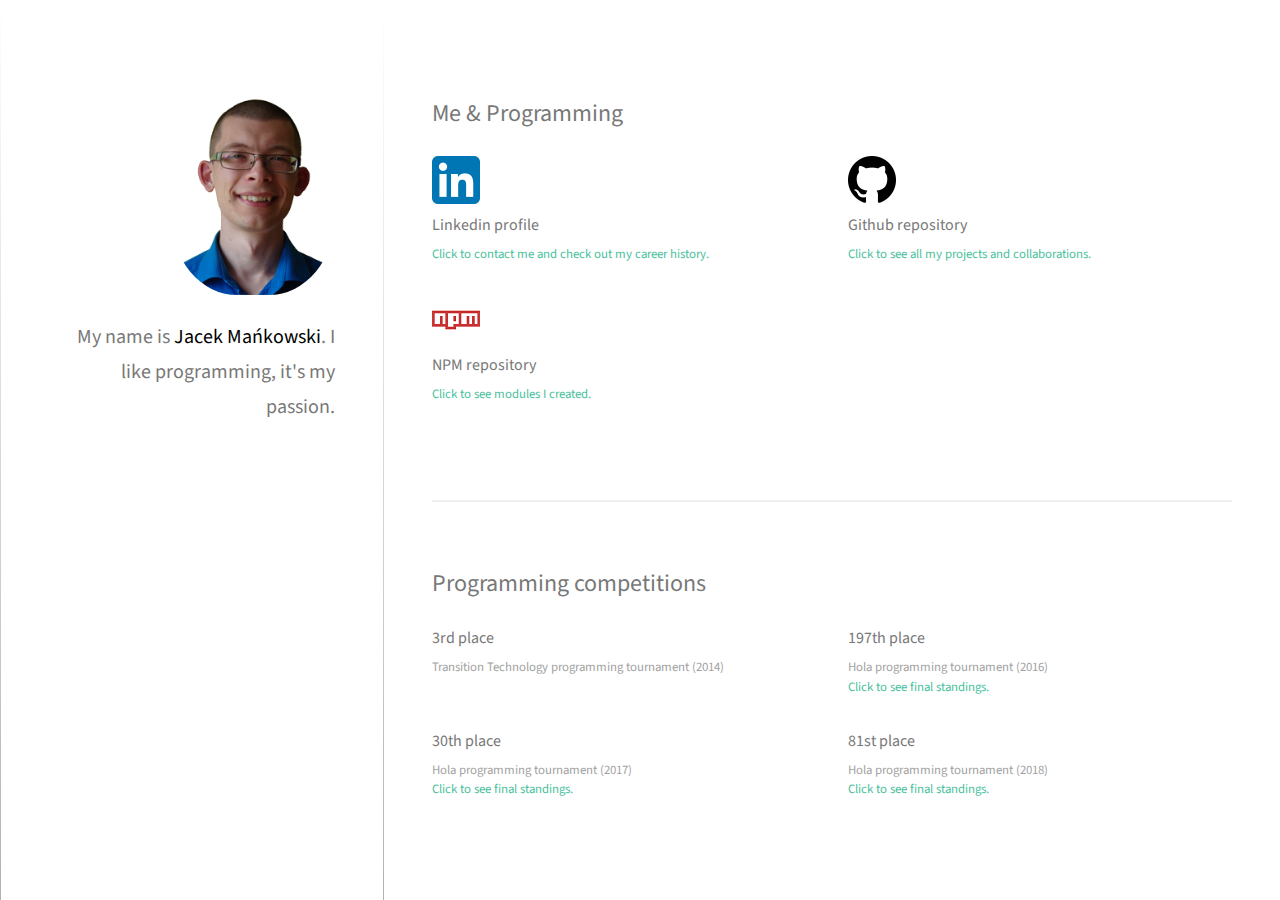
<file: index.html>
<!DOCTYPE HTML>
<html>
	<head>
		<title>Jacek Mańkowski</title>
		<meta charset="utf-8" />
		<meta name="viewport" content="width=device-width, initial-scale=1" />
		<!--[if lte IE 8]><script src="assets/js/ie/html5shiv.js"></script><![endif]-->
		<link rel="stylesheet" href="assets/css/main.css" />
		<!--[if lte IE 8]><link rel="stylesheet" href="assets/css/ie8.css" /><![endif]-->
	</head>
	<body id="top">

		<!-- Header -->
			<header id="header" class="bottom-to-top">
				<div class="image avatar"><img src="images/jacek.png" alt="" /></div>
				<h1>My name is <br /><strong>Jacek Mańkowski</strong>.<br /> I like programming,<br />
				it's my passion.<br />
			</header>

		<!-- Main -->
			<div id="main">

			<!-- One -->
				<!-- <section id="one">
					<header class="major">
						<h2>Jacek Mańkowski</h2>
					</header>
					<p>Programmer that loves JavaScript, code reviews, functional programming and unit tests.
					</p>
				</section> -->
				
			<!-- Two -->
				<section id="two">
					<h2>Me & Programming</h2>
					<div class="row">
						<article class="6u 12u$(xsmall) work-item">
							<img src="images/linkedin.png" alt="" />
							<h3>Linkedin profile</h3>
							<a href="https://pl.linkedin.com/in/jacekmankowski" target="_blank" class="">
								<p>Click to contact me and check out my career history.</p>
							</a>
						</article>
						<article class="6u$ 12u$(xsmall) work-item">
							<img src="images/github.png" alt="" />
							<h3>Github repository</h3>
							<a href="https://github.com/proprogrammer2015" target="_blank" class="">
								<p>Click to see all my projects and collaborations.</p>
							</a>
						</article>
						<article class="6u$ 12u$(xsmall) work-item">
							<img src="images/npm.png" alt="" />
							<h3>NPM repository</h3>
							<a href="https://www.npmjs.com/~twz" target="_blank" class="">
								<p>Click to see modules I created.</p>
							</a>
						</article>
				</section>
			
				<section id="three">
					<h2>Programming competitions</h2>
					<div class="row">
						<article class="6u 12u$(xsmall) work-item">
							<h3>3rd place</h3>
							<p>Transition Technology programming tournament (2014)</p>
						</article>
						<article class="6u 12u$(xsmall) work-item">
							<h3>197th place</h3>
							<p>Hola programming tournament (2016)</p>
							<a href="https://github.com/hola/challenge_word_classifier/blob/master/blog/05-final-standings.md#final-standings" target="_blank" class="">
								<p>Click to see final standings.</p>
							</a>
						</article>
						<article class="6u 12u$(xsmall) work-item">
								<h3>30th place</h3>
								<p>Hola programming tournament (2017)</p>
								<a href="https://github.com/hola/challenge_jsdash/blob/master/blog/06-winners.md#final-standings" target="_blank" class="">
									<p>Click to see final standings.</p>
								</a>
							</article>
						<article class="6u 12u$(xsmall) work-item">
								<h3>81st place</h3>
								<p>Hola programming tournament (2018)</p>
								<a href="https://github.com/hola/challenge_haggling/blob/master/blog/04-final-standings.md" target="_blank" class="">
									<p>Click to see final standings.</p>
								</a>
							</article>
					</div>
				</section>
			</div>
	</body>
</html>
</file>
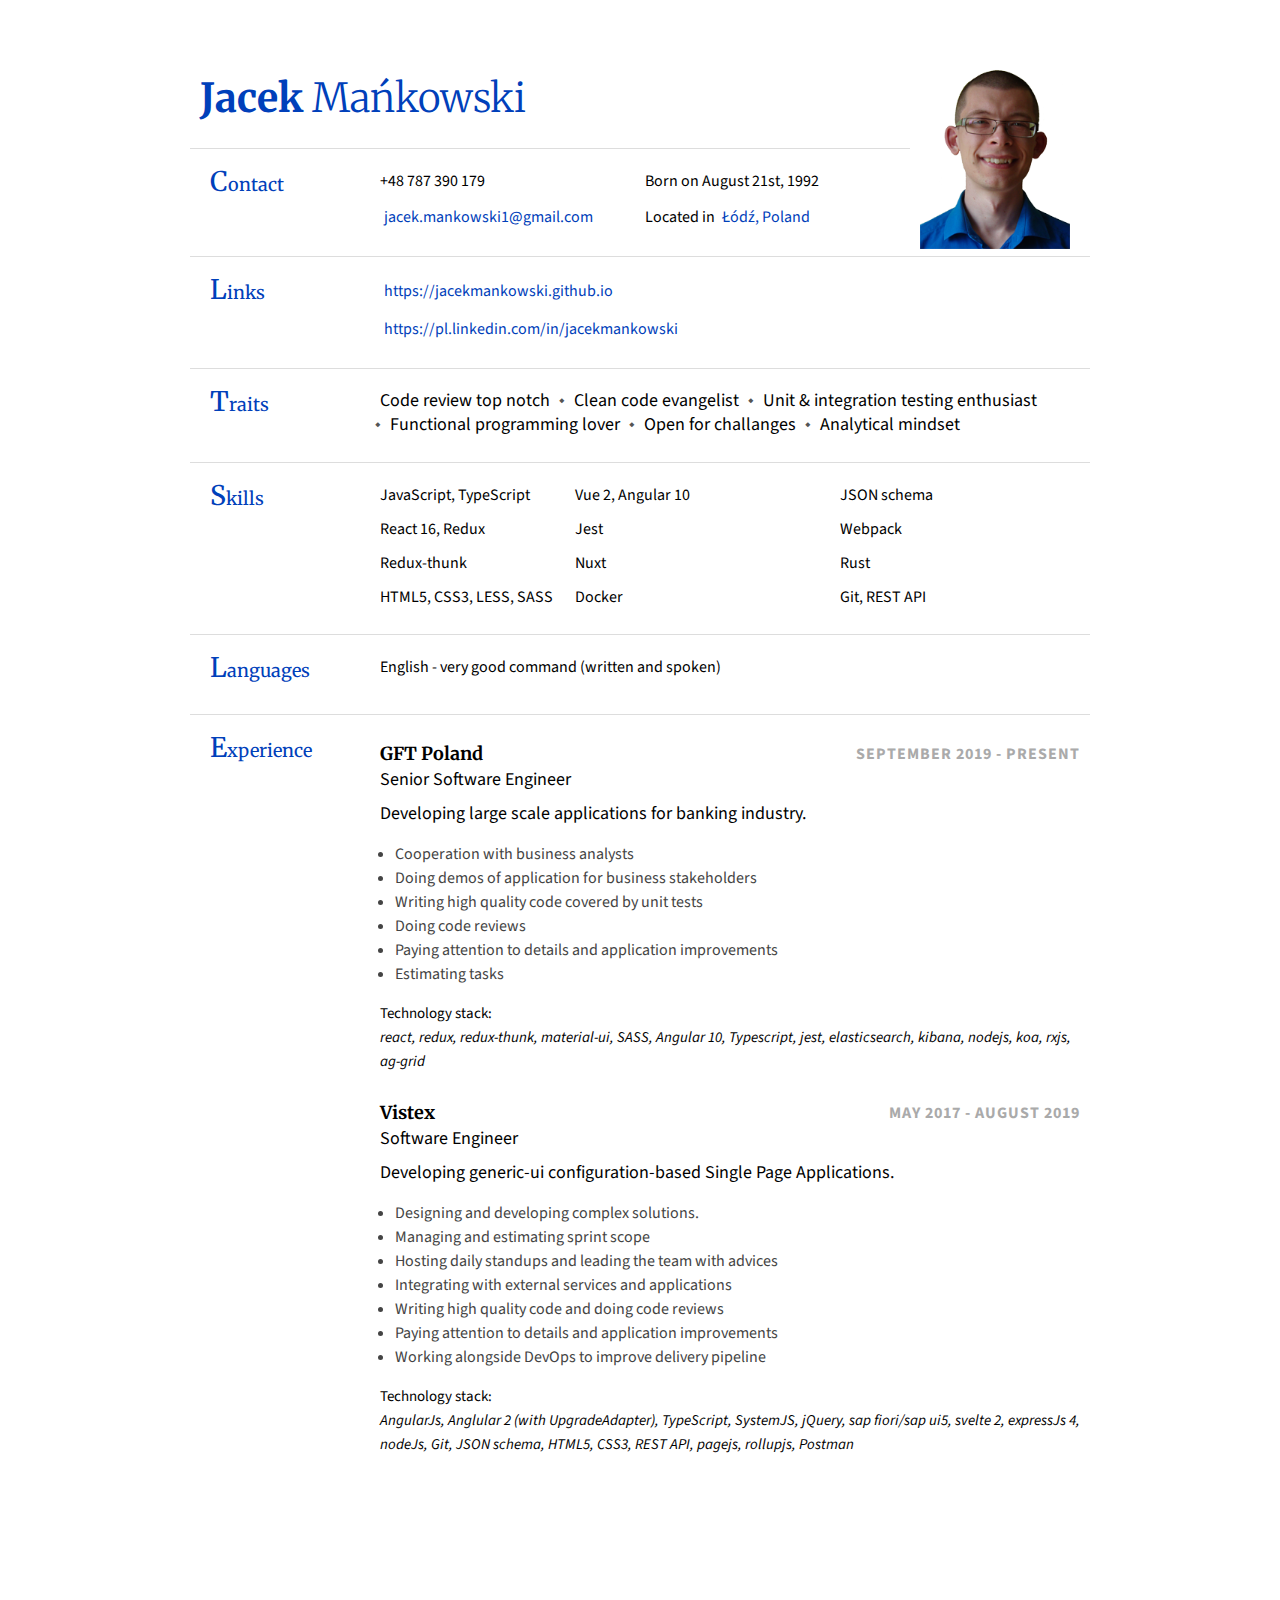
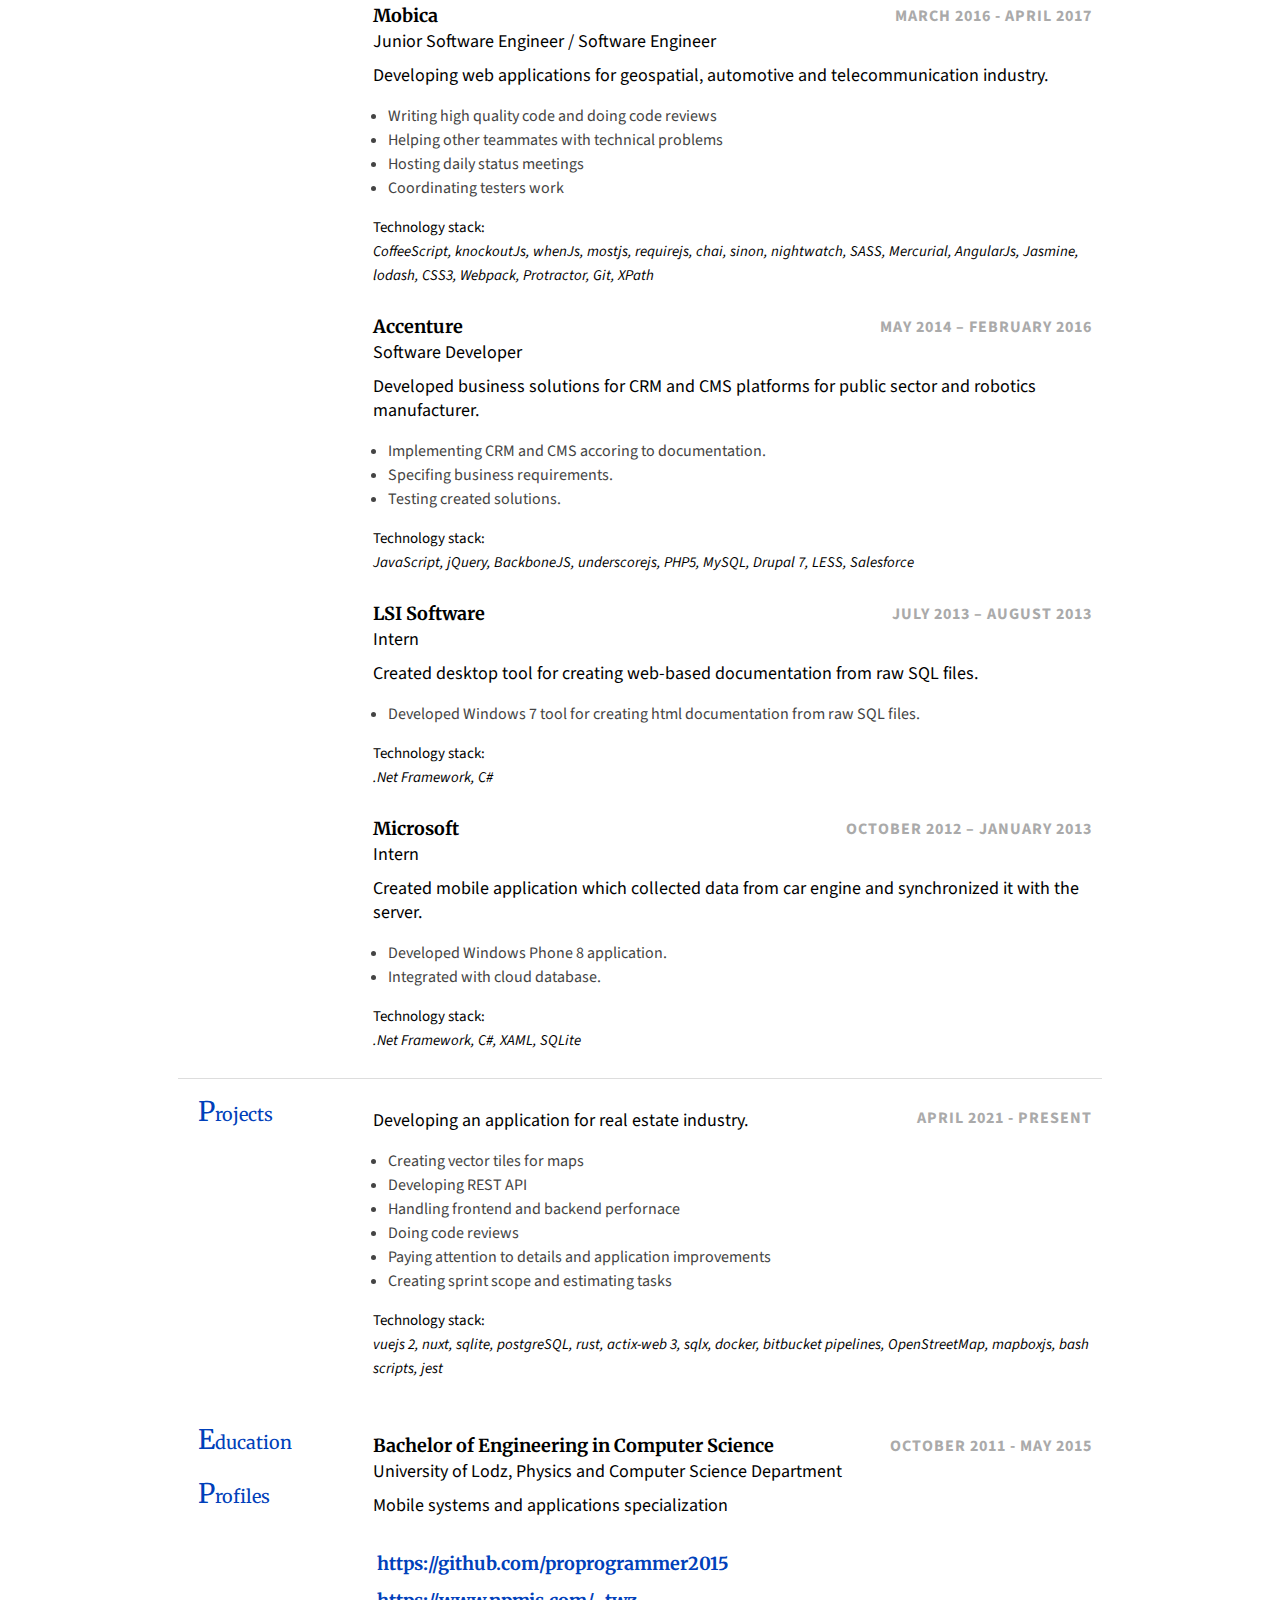
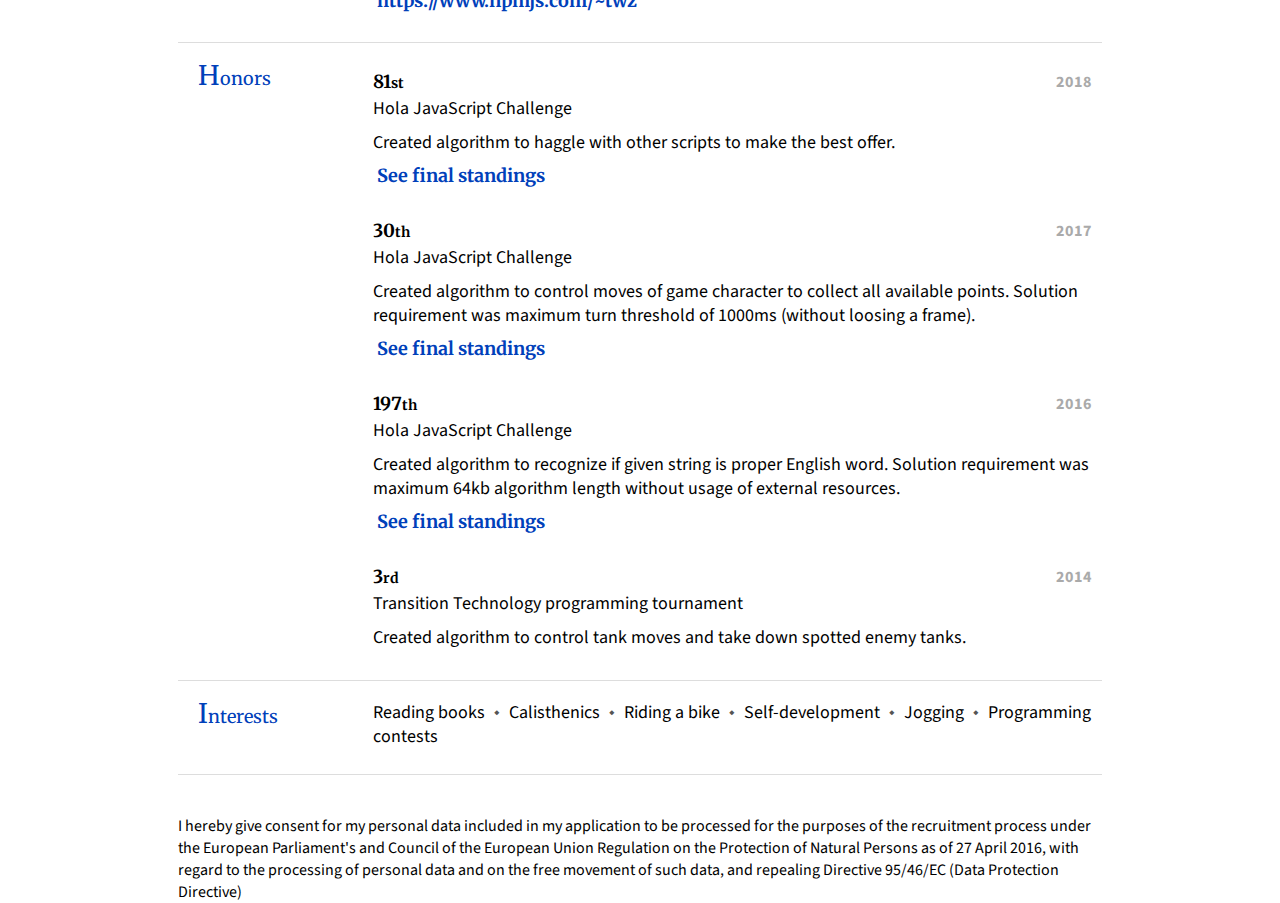
<file: resume.html>
<!doctype html>
<html lang="en">

<head>
    <meta charset="UTF-8">
    <title>Jacek Mańkowski - Resume</title>
    <link rel="stylesheet" href="style.css">
    <link href="https://fonts.googleapis.com/css?family=Merriweather:300,400,700|Source+Sans+Pro:400,400i"
        rel="stylesheet">

<body>
    <div class="page">
        <div class="section row relative">

            <h1 class="col">
                <span style="font-weight:700">Jacek</span> Mańkowski
            </h1>
            <div class="col-right">
                <img class="resume-image" src="images/jacek.png" />
            </div>
        </div>
        <div class="section row">
            <h2 class="col">
                Contact
            </h2>
            <div class="section-text col-right row">
                <ul class="skills" style="width:35%">
                    <li>
                        +48 787 390 179
                    </li>
                    <li>
                        <a title="Click to open email client" href="mailto:jacek.mankowski1@gmail.com">jacek.mankowski1@gmail.com</a>
                    </li>
                </ul>
                <ul class="skills" style="width:25%">
                    <li>
                        Born on August 21st, 1992
                    </li>
                    <li>
                        Located in
                        <a title="Click to open this location in Google Maps"  target="_blank" href="https://www.google.com/maps/place/%C5%81%C3%B3d%C5%BA/">
                            Łódź, Poland
                        </a>
                    </li>
                </ul>
            </div>
        </div>
        <div class="section row">
            <h2 class="col">
                Links
            </h2>
            <div class="section-text col-right row">
                <ul class="skills">
                    <li>
                        <a title="Click to open my Github/npm profiles" href="https://jacekmankowski.github.io" target="_blank">https://jacekmankowski.github.io</a>
                    </li>
                    <li>
                        <a target="_blank" title="Click to open my Linkedin profile" href="https://pl.linkedin.com/in/jacekmankowski">https://pl.linkedin.com/in/jacekmankowski</a>
                    </li>
                </ul>
            </div>
        </div>

        <div class="section row">
            <h2 class="col">Traits</h2>
            <div class="section-text col-right">
                <span class="key">Code review top notch</span>
                <span class="key">Clean code evangelist</span>
                <span class="key">Unit &amp; integration testing enthusiast</span>
                <span class="key">Functional programming lover</span>
                <span class="key">Open for challanges</span>
                <span class="key">Analytical mindset</span>
            </div>
        </div>
        <div class="section row">
            <h2 class="col">Skills</h2>
            <div class="section-text col-right row">
                <ul class="skills" style="width:25%">
                    <li>JavaScript, TypeScript</li>
                    <li>React 16, Redux</li>
                    <li>Redux-thunk</li>
                    <li>HTML5, CSS3, LESS, SASS</li>
                </ul>
                <ul class="skills" style="width:35%">
                    <li>Vue 2, Angular 10</li>
                    <li>Jest</li>
                    <li>Nuxt</li>
                    <li>Docker</li>
                </ul>
                <ul class="skills">
                    <li>JSON schema</li>
                    <li>Webpack</li>
                    <li>Rust</li>
                    <li>Git, REST API</li>
                </ul>
            </div>
        </div>
        <div class="section row">
            <h2 class="col">Languages</h2>
            <div class="section-text col-right row">
                <ul class="skills" style="width:100%">
                    <li>
                        English - very good command (written and spoken)
                    </li>
                </ul>
            </div>
        </div>
       
        <div class="section row">
            <h2 class="col">Experience</h2>
            <div class="section-text col-right">
                <h3>
                    <span class="emph">GFT Poland</span>
                    <span class="col-right light">September 2019 - Present</span>
                </h3>
                <div class="row">Senior Software Engineer</div>
                <div class="row subsection">
                    Developing large scale applications for banking industry.
                </div>
                <ul class="desc">
                    <li>
                        Cooperation with business analysts
                    </li>
                    <li>
                        Doing demos of application for business stakeholders
                    </li>
                    <li>
                        Writing high quality code covered by unit tests
                    </li>
                    <li>
                        Doing code reviews
                    </li>
                    <li>
                        Paying attention to details and application improvements
                    </li>
                    <li>
                        Estimating tasks
                    </li>
                </ul>
                <div class="stack">
                    <span>Technology stack:</span><br>
                    <span class="list">react, redux, redux-thunk, material-ui,
                        SASS, Angular 10, Typescript, jest, elasticsearch, kibana, nodejs, koa, rxjs, ag-grid
                    </span>
                </div>
            </div>

            <div class="section-text col-right">
                <h3>
                    <span class="emph">Vistex</span>
                    <span class="col-right light">May 2017 - August 2019</span>
                </h3>
                <div class="row">Software Engineer</div>
                <div class="row subsection">
                    Developing generic-ui configuration-based Single Page Applications.
                </div>
                <ul class="desc">
                    <li>
                        Designing and developing complex solutions.
                    </li>
                    <li>
                        Managing and estimating sprint scope
                    </li>
                    <li>
                        Hosting daily standups and leading the team with advices
                    </li>
                    <li>
                        Integrating with external services and applications
                    </li>
                    <li>
                        Writing high quality code and doing code reviews
                    </li>
                    <li>
                        Paying attention to details and application improvements
                    </li>
                    <li>
                        Working alongside DevOps to improve delivery pipeline
                    </li>
                </ul>
                <div class="stack">
                    <span>Technology stack:</span><br>
                    <span class="list"> AngularJs, Anglular 2 (with UpgradeAdapter), TypeScript, SystemJS, jQuery, sap fiori/sap ui5,
                        svelte 2,
                        expressJs 4, nodeJs,
                        Git,
                        JSON schema, HTML5, CSS3, REST API, pagejs, rollupjs, Postman
                    </span>
                </div>
            </div>
        </div>
    </div>

    <div class="page subpage">
        <div class="section row">
            <div class="section-text col-right">
                <h3>
                    <span class="emph">Mobica</span>
                    <span class="col-right light">March 2016 - April 2017</span>
                </h3>
                <div class="row">Junior Software Engineer / Software Engineer</div>
                <div class="row subsection">
                    Developing web applications for geospatial, automotive and telecommunication industry.
                </div>
                <ul class="desc">
                    <li>
                        Writing high quality code and doing code reviews
                    </li>
                    <li>
                        Helping other teammates with technical problems
                    </li>
                    <li>
                        Hosting daily status meetings
                    </li>
                    <li>
                        Coordinating testers work
                    </li>
                </ul>
                <div class="stack">
                    <span>Technology stack:</span><br>
                    <span class="list">CoffeeScript, knockoutJs, whenJs, mostjs, requirejs, chai, sinon, nightwatch,
                        SASS, Mercurial,
                        AngularJs, Jasmine, lodash,
                        CSS3, Webpack, Protractor, Git, XPath
                    </span>
                </div>
            </div>

            <div class="section-text col-right">
                <h3>
                    <span class="emph">Accenture</span>
                    <span class="col-right light">May 2014 – February 2016</span>
                </h3>
                <div class="row">Software Developer</div>
                <div class="row subsection">
                    Developed business solutions for CRM and CMS platforms for public sector and robotics manufacturer.
                </div>
                <ul class="desc">
                    <li>
                        Implementing CRM and CMS accoring to documentation.
                    </li>
                    <li>
                        Specifing business requirements.
                    </li>
                    <li>
                        Testing created solutions.
                    </li>
                </ul>
                <div class="stack">
                    <span>Technology stack:</span><br>
                    <span class="list">JavaScript, jQuery, BackboneJS, underscorejs, PHP5, MySQL, Drupal 7, LESS,
                        Salesforce
                    </span>
                </div>
            </div>

            <div class="section-text col-right">
                <h3>
                    <span class="emph">LSI Software</span>
                    <span class="col-right light">July 2013 – August 2013</span>
                </h3>
                <div class="row">Intern</div>
                <div class="row subsection">
                    Created desktop tool for creating web-based documentation from raw SQL files.
                </div>
                <ul class="desc">
                    <li>
                        Developed Windows 7 tool for creating html documentation from raw SQL files.
                    </li>
                </ul>
                <div class="stack">
                    <span>Technology stack:</span><br>
                    <span class="list">.Net Framework, C#
                    </span>
                </div>
            </div>

            <div class="section-text col-right">
                <h3>
                    <span class="emph">Microsoft</span>
                    <span class="col-right light">October 2012 – January 2013</span>
                </h3>
                <div class="row">Intern</div>
                <div class="row subsection">
                    Created mobile application which collected data from car engine and synchronized it with the server.
                </div>
                <ul class="desc">
                    <li>
                        Developed Windows Phone 8 application.
                    </li>
                    <li>
                        Integrated with cloud database.
                    </li>
                </ul>
                <div class="stack">
                    <span>Technology stack:</span><br>
                    <span class="list">.Net Framework, C#, XAML, SQLite
                    </span>
                </div>
            </div>
        </div>
        <div class="section row">
            <h2 class="col">Projects</h2>
            <div class="section-text col-right">
                <h3>
                    <span class="col-right light">April 2021 - Present</span>
                </h3>
                <!-- <div class="row">This project I code after hours</div> -->
                <div class="row subsection">
                    Developing an application for real estate industry.
                </div>
                <ul class="desc">
                    <li>
                        Creating vector tiles for maps
                    </li>
                    <li>
                        Developing REST API
                    </li>
                    <li>
                        Handling frontend and backend perfornace
                    </li>
                    <li>
                        Doing code reviews
                    </li>
                    <li>
                        Paying attention to details and application improvements
                    </li>
                    <li>
                        Creating sprint scope and estimating tasks
                    </li>
                </ul>
                <div class="stack">
                    <span>Technology stack:</span><br>
                    <span class="list">vuejs 2, nuxt, sqlite, postgreSQL, rust, actix-web 3, sqlx, docker, bitbucket pipelines,
                        OpenStreetMap, mapboxjs, bash scripts, jest
                    </span>
                </div>
            </div>
        </div>
        <div class="section row">
            <h2 class="col">Education</h2>
            <div class="section-text col-right">
                <h3>
                    <span class="emph">Bachelor of Engineering</span> in Computer Science
                    <span class="col-right light">October 2011 - May 2015</span>
                </h3>
                <div>University of Lodz, Physics and Computer Science Department</div>
                <div class="row subsection">Mobile systems and applications specialization</div>
            </div>
        </div>
    </div>
    <div class="page subpage">
        <div class="section row">
            <h2 class="col">Profiles</h2>
            <div class="section-text col-right">
                <h3>
                    <a href="https://github.com/proprogrammer2015"
                        target="_blank">https://github.com/proprogrammer2015</a>
                </h3>
                <h3>
                    <a href="https://www.npmjs.com/~twz" target="_blank">https://www.npmjs.com/~twz</a>
                </h3>
            </div>
        </div>

        <div class="section row">
            <h2 class="col">Honors</h2>

            <div class="section-text col-right">
                <h3>
                    <span class="emph">81</span><span class="special">st</span>
                    <span class="col-right light">2018</span>
                </h3>
                <div class="row">Hola JavaScript Challenge</div>
                <div class="row subsection">
                    Created algorithm to haggle with other scripts to make the best offer.
                </div>
                <h3>
                    <a href="https://github.com/hola/challenge_haggling/blob/master/blog/04-final-standings.md#scores"
                        target="_blank">See final standings</a>
                </h3>
            </div>

            <div class="section-text col-right">
                <h3>
                    <span class="emph">30</span><span class="special">th</span>
                    <span class="col-right light">2017</span>
                </h3>
                <div class="row">Hola JavaScript Challenge</div>
                <div class="row subsection">
                    Created algorithm to control moves of game character to collect all available points. Solution
                    requirement was
                    maximum turn threshold
                    of 1000ms (without loosing a frame).
                </div>
                <h3>
                    <a href="https://github.com/hola/challenge_jsdash/blob/master/blog/06-winners.md#final-standings"
                        target="_blank">See final standings</a>
                </h3>
            </div>

            <div class="section-text col-right">
                <h3>
                    <span class="emph">197</span><span class="special">th</span>
                    <span class="col-right light">2016</span>
                </h3>
                <div class="row">Hola JavaScript Challenge</div>
                <div class="row subsection">
                    Created algorithm to recognize if given string is proper English word. Solution requirement was
                    maximum 64kb algorithm length
                    without usage of external resources.
                </div>
                <h3>
                    <a href="https://github.com/hola/challenge_word_classifier/blob/master/blog/05-final-standings.md#final-standings"
                        target="_blank">See final standings</a>
                </h3>
            </div>

            <div class="section-text col-right">
                <h3>
                    <span class="emph">3</span><span class="special">rd</span>
                    <span class="col-right light">2014</span>
                </h3>
                <div class="row">Transition Technology programming tournament</div>
                <div class="row subsection">
                    Created algorithm to control tank moves and take down spotted enemy tanks.
                </div>
            </div>
        </div>
        <div class="section row">
            <h2 class="col">Interests</h2>
            <div class="section-text col-right">
                <span class="key">Reading books</span>
                <span class="key">Calisthenics</span>
                <span class="key">Riding a bike</span>
                <span class="key">Self-development</span>
                <span class="key">Jogging</span>
                <span class="key">Programming contests</span>
            </div>
        </div>
        <div class="margin-top">
            <span>
                    I hereby give consent for my personal data included in my application to be processed for the purposes of the recruitment process under the European Parliament's and Council of the European Union Regulation on the Protection of Natural Persons as of 27 April 2016, with regard to the processing of personal data and on the free movement of such data, and repealing Directive 95/46/EC (Data Protection Directive)
            </span>
        </div>
      
    </div>
</body>

</html>
</file>
<file: style.css>
body { margin: 0;
       padding: 0;
       background-color: #fff font-size: 12px;
       font-family: 'Source Sans Pro', sans-serif;
       -webkit-font-smoothing: subpixel-antialiased;
}
* { box-sizing: border-box;
    -moz-box-sizing: border-box;
}

/*
 Primary Rules
*/
h1 { font-weight: 300;
     margin: 5px 0 0;
     font-size: 40px;
     color:#0040ba;
     padding: 0 10px 10px;
     border-radius:2px;
    font-family: 'Merriweather', serif;
}
h2 { color: #0040ba;
     width: 150px;
     font-size: 18px;
     padding-left: 20px;
     font-weight:400;
     font-family: 'Merriweather', serif;
}
h2:first-letter { font-size: 150%; }
h3 { font-size: 18px;
     font-weight: bold;
     margin-bottom: 0;
     line-height: 28px;
     font-family: 'Merriweather', serif;
}
h2, h3 { margin-top: 5px }
a { color: #0040ba;
    display: inline-block;
    text-decoration: none;
    padding:2px 4px;
    border-radius:2px;
    margin-right:-2px;
}
a:hover {
  background-color:#0040ba;
  color:#fff;
}
.key:first-child { margin-left: 0 }
.key { margin: 0 10px;
       position: relative;
}
.key::before { content: '◆';
               position: absolute;
               left: -15px;
               color: #555;
               font-size: 7pt;
}
.key:first-child::before { content: '' }
.section { border-bottom: 1px solid #ddd;
           padding: 10px 0 15px;
}
.section:last-child { border: none }
.section-text { width: 80%;
                font-size: 18px;
                line-height: 24px;
                margin: 10px 0 10px;
                padding: 0 10px;
}
.subsection { margin: 10px 0 5px }
.desc { font-size: 16px; font-family: 'Source Sans Pro', sans-serif; color:#444;}
.contact-info { font-size: 16px;
                text-align: right;
}
.light { color: #aaa;letter-spacing:1px;
         font-size: 16px;
         line-height:28px;
         font-family: 'Source Sans Pro', sans-serif;
         text-transform:uppercase;
}
ul{
  padding-left:15px;
}

ul.skills{
  float:left;
  /* width:30%; */
  padding-left:0px;
  margin: 0 20px 0 0;
}

ul.skills li{
  list-style: none;
  font-size:16px;
  margin-bottom:10px;
}

ul.skills li:last-child{
  margin:0;
}

/*
 Float Rules
*/
.row:before, .row:after { content: "";
                          display: table;
}
.row:after { clear: both }
.col { float: left }
.col-right { float: right }

/*
Image
*/
img {
    width: 180px;
}
/*
 Page Rules
*/
.page { width: 1000px;
        min-height: 29.7cm;
        margin: 1cm auto;

        background: white;
        padding: 20px 50px;
}
.subpage { padding: 1cm;
           /* border: 1px blue solid; */
           height: 297mm;
}

.relative {
  position: relative;
}

.resume-image {
  position: absolute;
  right: 0px;
  background: white;
  padding: 0px 20px 0px 10px;
}

.margin-top {
  margin-top: 40px;
}

.special {
  font-size: 14px;
}

.stack {
  font-size: 15px;
}

.stack .list {
  font-style: italic;
}

@page { size: A4;
        margin: 0;
}

@media print {
    .page { margin: 0;
            border: initial;
            border-radius: initial;
            width: initial;
            min-height: initial;
            box-shadow: initial;
            background: initial;
            page-break-after: always;
    }
    .page-break{
      page-break-before: always;
      padding-top:30px;
    }

    body { font-size: 12pt;}
    h1{
      font-size: 23pt;
    }

    h2{
      font-size:10pt;
      width: 3cm;
      padding-left: 10px;
    }

    h3 { font-size: 10pt; line-height:11pt}

    .section-text { font-size: 9pt; line-height: 14pt; }

    .light { font-size: 7.5pt; line-height:12pt; color:#ddd; }
    
    .page { width: 21cm }
    ul {margin:5px 0 0}
    .section { padding: 5px 0 8px }
    .section-text { width: 15cm; margin: 5px 0 5px;}
    .subsection { margin: 5px 0 0 }
    .desc { font-size: 9pt }
    
    .contact-info { font-size: 9pt}
    
    ul.skills{margin: 0 10px 0 0;}
    ul.skills li{ font-size: 9pt; margin-bottom:0}
    img {
        width: 120px;
    }
    .relative {
      position: relative;
    }

    
  .resume-image {
    position: absolute;
    right: 0px;
    background: white;
    padding: 0px 20px 0px 10px;
  }

  .margin-top {
    margin-top: 40px;
  }
  
.special {
  font-size: 7pt;
}

.stack {
  margin-top: 10px;
  font-size: 8pt;
}

.stack .list {
  font-style: italic;
}
}
</file>
<file: assets/css/main.css>
@import url("font-awesome.min.css");
@import url("http://fonts.googleapis.com/css?family=Source+Sans+Pro:400,400italic");

/*
	Strata by HTML5 UP
	html5up.net | @n33co
	Free for personal and commercial use under the CCA 3.0 license (html5up.net/license)
*/

/* Reset */

	html, body, div, span, applet, object, iframe, h1, h2, h3, h4, h5, h6, p, blockquote, pre, a, abbr, acronym, address, big, cite, code, del, dfn, em, img, ins, kbd, q, s, samp, small, strike, strong, sub, sup, tt, var, b, u, i, center, dl, dt, dd, ol, ul, li, fieldset, form, label, legend, table, caption, tbody, tfoot, thead, tr, th, td, article, aside, canvas, details, embed, figure, figcaption, footer, header, hgroup, menu, nav, output, ruby, section, summary, time, mark, audio, video {
		margin: 0;
		padding: 0;
		border: 0;
		font-size: 100%;
		font: inherit;
		vertical-align: baseline;
	}

	article, aside, details, figcaption, figure, footer, header, hgroup, menu, nav, section {
		display: block;
	}

	body {
		line-height: 1;
	}

	ol, ul {
		list-style: none;
	}

	blockquote, q {
		quotes: none;
	}

	blockquote:before, blockquote:after, q:before, q:after {
		content: '';
		content: none;
	}

	table {
		border-collapse: collapse;
		border-spacing: 0;
	}

	body {
		-webkit-text-size-adjust: none;
	}
	
	a {
		text-decoration: none !important;
		outline: 0;
	}

/* Box Model */

	*, *:before, *:after {
		-moz-box-sizing: border-box;
		-webkit-box-sizing: border-box;
		box-sizing: border-box;
	}

/* Containers */

	.container {
		margin-left: auto;
		margin-right: auto;
	}

	.container.\31 25\25 {
		width: 100%;
		max-width: 1200px;
		min-width: 960px;
	}

	.container.\37 5\25 {
		width: 720px;
	}

	.container.\35 0\25 {
		width: 480px;
	}

	.container.\32 5\25 {
		width: 240px;
	}

	.container {
		width: 960px;
	}

	@media screen and (max-width: 1800px) {

		.container.\31 25\25 {
			width: 100%;
			max-width: 1200px;
			min-width: 960px;
		}

		.container.\37 5\25 {
			width: 720px;
		}

		.container.\35 0\25 {
			width: 480px;
		}

		.container.\32 5\25 {
			width: 240px;
		}

		.container {
			width: 960px;
		}

	}

	@media screen and (max-width: 1280px) {

		.container.\31 25\25 {
			width: 100%;
			max-width: 1200px;
			min-width: 960px;
		}

		.container.\37 5\25 {
			width: 720px;
		}

		.container.\35 0\25 {
			width: 480px;
		}

		.container.\32 5\25 {
			width: 240px;
		}

		.container {
			width: 960px;
		}

	}

	@media screen and (max-width: 980px) {

		.container.\31 25\25 {
			width: 100%;
			max-width: 1200px;
			min-width: 960px;
		}

		.container.\37 5\25 {
			width: 720px;
		}

		.container.\35 0\25 {
			width: 480px;
		}

		.container.\32 5\25 {
			width: 240px;
		}

		.container {
			width: 960px;
		}

	}

	@media screen and (max-width: 736px) {

		.container.\31 25\25 {
			width: 100%;
			max-width: 1200px;
			min-width: 960px;
		}

		.container.\37 5\25 {
			width: 720px;
		}

		.container.\35 0\25 {
			width: 480px;
		}

		.container.\32 5\25 {
			width: 240px;
		}

		.container {
			width: 960px;
		}

	}

	@media screen and (max-width: 480px) {

		.container.\31 25\25 {
			width: 100%;
			max-width: 1200px;
			min-width: 960px;
		}

		.container.\37 5\25 {
			width: 720px;
		}

		.container.\35 0\25 {
			width: 480px;
		}

		.container.\32 5\25 {
			width: 240px;
		}

		.container {
			width: 960px;
		}

	}

/* Grid */

	.row {
		border-bottom: solid 1px transparent;
		-moz-box-sizing: border-box;
		-webkit-box-sizing: border-box;
		box-sizing: border-box;
	}

	.row > * {
		float: left;
		-moz-box-sizing: border-box;
		-webkit-box-sizing: border-box;
		box-sizing: border-box;
	}

	.row:after, .row:before {
		content: '';
		display: block;
		clear: both;
		height: 0;
	}

	.row.uniform > * > :first-child {
		margin-top: 0;
	}

	.row.uniform > * > :last-child {
		margin-bottom: 0;
	}

	.row.\30 \25 > * {
		padding: 0 0 0 0em;
	}

	.row.\30 \25 {
		margin: 0 0 -1px 0em;
	}

	.row.uniform.\30 \25 > * {
		padding: 0em 0 0 0em;
	}

	.row.uniform.\30 \25 {
		margin: 0em 0 -1px 0em;
	}

	.row > * {
		padding: 0 0 0 2.5em;
	}

	.row {
		margin: 0 0 -1px -2.5em;
	}

	.row.uniform > * {
		padding: 2.5em 0 0 2.5em;
	}

	.row.uniform {
		margin: -2.5em 0 -1px -2.5em;
	}

	.row.\32 00\25 > * {
		padding: 0 0 0 5em;
	}

	.row.\32 00\25 {
		margin: 0 0 -1px -5em;
	}

	.row.uniform.\32 00\25 > * {
		padding: 5em 0 0 5em;
	}

	.row.uniform.\32 00\25 {
		margin: -5em 0 -1px -5em;
	}

	.row.\31 50\25 > * {
		padding: 0 0 0 3.75em;
	}

	.row.\31 50\25 {
		margin: 0 0 -1px -3.75em;
	}

	.row.uniform.\31 50\25 > * {
		padding: 3.75em 0 0 3.75em;
	}

	.row.uniform.\31 50\25 {
		margin: -3.75em 0 -1px -3.75em;
	}

	.row.\35 0\25 > * {
		padding: 0 0 0 1.25em;
	}

	.row.\35 0\25 {
		margin: 0 0 -1px -1.25em;
	}

	.row.uniform.\35 0\25 > * {
		padding: 1.25em 0 0 1.25em;
	}

	.row.uniform.\35 0\25 {
		margin: -1.25em 0 -1px -1.25em;
	}

	.row.\32 5\25 > * {
		padding: 0 0 0 0.625em;
	}

	.row.\32 5\25 {
		margin: 0 0 -1px -0.625em;
	}

	.row.uniform.\32 5\25 > * {
		padding: 0.625em 0 0 0.625em;
	}

	.row.uniform.\32 5\25 {
		margin: -0.625em 0 -1px -0.625em;
	}

	.\31 2u, .\31 2u\24 {
		width: 100%;
		clear: none;
		margin-left: 0;
	}

	.\31 1u, .\31 1u\24 {
		width: 91.6666666667%;
		clear: none;
		margin-left: 0;
	}

	.\31 0u, .\31 0u\24 {
		width: 83.3333333333%;
		clear: none;
		margin-left: 0;
	}

	.\39 u, .\39 u\24 {
		width: 75%;
		clear: none;
		margin-left: 0;
	}

	.\38 u, .\38 u\24 {
		width: 66.6666666667%;
		clear: none;
		margin-left: 0;
	}

	.\37 u, .\37 u\24 {
		width: 58.3333333333%;
		clear: none;
		margin-left: 0;
	}

	.\36 u, .\36 u\24 {
		width: 50%;
		clear: none;
		margin-left: 0;
	}

	.\35 u, .\35 u\24 {
		width: 41.6666666667%;
		clear: none;
		margin-left: 0;
	}

	.\34 u, .\34 u\24 {
		width: 33.3333333333%;
		clear: none;
		margin-left: 0;
	}

	.\33 u, .\33 u\24 {
		width: 25%;
		clear: none;
		margin-left: 0;
	}

	.\32 u, .\32 u\24 {
		width: 16.6666666667%;
		clear: none;
		margin-left: 0;
	}

	.\31 u, .\31 u\24 {
		width: 8.3333333333%;
		clear: none;
		margin-left: 0;
	}

	.\31 2u\24 + *,
	.\31 1u\24 + *,
	.\31 0u\24 + *,
	.\39 u\24 + *,
	.\38 u\24 + *,
	.\37 u\24 + *,
	.\36 u\24 + *,
	.\35 u\24 + *,
	.\34 u\24 + *,
	.\33 u\24 + *,
	.\32 u\24 + *,
	.\31 u\24 + * {
		clear: left;
	}

	.\-11u {
		margin-left: 91.66667%;
	}

	.\-10u {
		margin-left: 83.33333%;
	}

	.\-9u {
		margin-left: 75%;
	}

	.\-8u {
		margin-left: 66.66667%;
	}

	.\-7u {
		margin-left: 58.33333%;
	}

	.\-6u {
		margin-left: 50%;
	}

	.\-5u {
		margin-left: 41.66667%;
	}

	.\-4u {
		margin-left: 33.33333%;
	}

	.\-3u {
		margin-left: 25%;
	}

	.\-2u {
		margin-left: 16.66667%;
	}

	.\-1u {
		margin-left: 8.33333%;
	}

	@media screen and (max-width: 1800px) {

		.row > * {
			padding: 0 0 0 2.5em;
		}

		.row {
			margin: 0 0 -1px -2.5em;
		}

		.row.uniform > * {
			padding: 2.5em 0 0 2.5em;
		}

		.row.uniform {
			margin: -2.5em 0 -1px -2.5em;
		}

		.row.\32 00\25 > * {
			padding: 0 0 0 5em;
		}

		.row.\32 00\25 {
			margin: 0 0 -1px -5em;
		}

		.row.uniform.\32 00\25 > * {
			padding: 5em 0 0 5em;
		}

		.row.uniform.\32 00\25 {
			margin: -5em 0 -1px -5em;
		}

		.row.\31 50\25 > * {
			padding: 0 0 0 3.75em;
		}

		.row.\31 50\25 {
			margin: 0 0 -1px -3.75em;
		}

		.row.uniform.\31 50\25 > * {
			padding: 3.75em 0 0 3.75em;
		}

		.row.uniform.\31 50\25 {
			margin: -3.75em 0 -1px -3.75em;
		}

		.row.\35 0\25 > * {
			padding: 0 0 0 1.25em;
		}

		.row.\35 0\25 {
			margin: 0 0 -1px -1.25em;
		}

		.row.uniform.\35 0\25 > * {
			padding: 1.25em 0 0 1.25em;
		}

		.row.uniform.\35 0\25 {
			margin: -1.25em 0 -1px -1.25em;
		}

		.row.\32 5\25 > * {
			padding: 0 0 0 0.625em;
		}

		.row.\32 5\25 {
			margin: 0 0 -1px -0.625em;
		}

		.row.uniform.\32 5\25 > * {
			padding: 0.625em 0 0 0.625em;
		}

		.row.uniform.\32 5\25 {
			margin: -0.625em 0 -1px -0.625em;
		}

		.\31 2u\28xlarge\29, .\31 2u\24\28xlarge\29 {
			width: 100%;
			clear: none;
			margin-left: 0;
		}

		.\31 1u\28xlarge\29, .\31 1u\24\28xlarge\29 {
			width: 91.6666666667%;
			clear: none;
			margin-left: 0;
		}

		.\31 0u\28xlarge\29, .\31 0u\24\28xlarge\29 {
			width: 83.3333333333%;
			clear: none;
			margin-left: 0;
		}

		.\39 u\28xlarge\29, .\39 u\24\28xlarge\29 {
			width: 75%;
			clear: none;
			margin-left: 0;
		}

		.\38 u\28xlarge\29, .\38 u\24\28xlarge\29 {
			width: 66.6666666667%;
			clear: none;
			margin-left: 0;
		}

		.\37 u\28xlarge\29, .\37 u\24\28xlarge\29 {
			width: 58.3333333333%;
			clear: none;
			margin-left: 0;
		}

		.\36 u\28xlarge\29, .\36 u\24\28xlarge\29 {
			width: 50%;
			clear: none;
			margin-left: 0;
		}

		.\35 u\28xlarge\29, .\35 u\24\28xlarge\29 {
			width: 41.6666666667%;
			clear: none;
			margin-left: 0;
		}

		.\34 u\28xlarge\29, .\34 u\24\28xlarge\29 {
			width: 33.3333333333%;
			clear: none;
			margin-left: 0;
		}

		.\33 u\28xlarge\29, .\33 u\24\28xlarge\29 {
			width: 25%;
			clear: none;
			margin-left: 0;
		}

		.\32 u\28xlarge\29, .\32 u\24\28xlarge\29 {
			width: 16.6666666667%;
			clear: none;
			margin-left: 0;
		}

		.\31 u\28xlarge\29, .\31 u\24\28xlarge\29 {
			width: 8.3333333333%;
			clear: none;
			margin-left: 0;
		}

		.\31 2u\24\28xlarge\29 + *,
		.\31 1u\24\28xlarge\29 + *,
		.\31 0u\24\28xlarge\29 + *,
		.\39 u\24\28xlarge\29 + *,
		.\38 u\24\28xlarge\29 + *,
		.\37 u\24\28xlarge\29 + *,
		.\36 u\24\28xlarge\29 + *,
		.\35 u\24\28xlarge\29 + *,
		.\34 u\24\28xlarge\29 + *,
		.\33 u\24\28xlarge\29 + *,
		.\32 u\24\28xlarge\29 + *,
		.\31 u\24\28xlarge\29 + * {
			clear: left;
		}

		.\-11u\28xlarge\29 {
			margin-left: 91.66667%;
		}

		.\-10u\28xlarge\29 {
			margin-left: 83.33333%;
		}

		.\-9u\28xlarge\29 {
			margin-left: 75%;
		}

		.\-8u\28xlarge\29 {
			margin-left: 66.66667%;
		}

		.\-7u\28xlarge\29 {
			margin-left: 58.33333%;
		}

		.\-6u\28xlarge\29 {
			margin-left: 50%;
		}

		.\-5u\28xlarge\29 {
			margin-left: 41.66667%;
		}

		.\-4u\28xlarge\29 {
			margin-left: 33.33333%;
		}

		.\-3u\28xlarge\29 {
			margin-left: 25%;
		}

		.\-2u\28xlarge\29 {
			margin-left: 16.66667%;
		}

		.\-1u\28xlarge\29 {
			margin-left: 8.33333%;
		}

	}

	@media screen and (max-width: 1280px) {

		.row > * {
			padding: 0 0 0 2em;
		}

		.row {
			margin: 0 0 -1px -2em;
		}

		.row.uniform > * {
			padding: 2em 0 0 2em;
		}

		.row.uniform {
			margin: -2em 0 -1px -2em;
		}

		.row.\32 00\25 > * {
			padding: 0 0 0 4em;
		}

		.row.\32 00\25 {
			margin: 0 0 -1px -4em;
		}

		.row.uniform.\32 00\25 > * {
			padding: 4em 0 0 4em;
		}

		.row.uniform.\32 00\25 {
			margin: -4em 0 -1px -4em;
		}

		.row.\31 50\25 > * {
			padding: 0 0 0 3em;
		}

		.row.\31 50\25 {
			margin: 0 0 -1px -3em;
		}

		.row.uniform.\31 50\25 > * {
			padding: 3em 0 0 3em;
		}

		.row.uniform.\31 50\25 {
			margin: -3em 0 -1px -3em;
		}

		.row.\35 0\25 > * {
			padding: 0 0 0 1em;
		}

		.row.\35 0\25 {
			margin: 0 0 -1px -1em;
		}

		.row.uniform.\35 0\25 > * {
			padding: 1em 0 0 1em;
		}

		.row.uniform.\35 0\25 {
			margin: -1em 0 -1px -1em;
		}

		.row.\32 5\25 > * {
			padding: 0 0 0 0.5em;
		}

		.row.\32 5\25 {
			margin: 0 0 -1px -0.5em;
		}

		.row.uniform.\32 5\25 > * {
			padding: 0.5em 0 0 0.5em;
		}

		.row.uniform.\32 5\25 {
			margin: -0.5em 0 -1px -0.5em;
		}

		.\31 2u\28large\29, .\31 2u\24\28large\29 {
			width: 100%;
			clear: none;
			margin-left: 0;
		}

		.\31 1u\28large\29, .\31 1u\24\28large\29 {
			width: 91.6666666667%;
			clear: none;
			margin-left: 0;
		}

		.\31 0u\28large\29, .\31 0u\24\28large\29 {
			width: 83.3333333333%;
			clear: none;
			margin-left: 0;
		}

		.\39 u\28large\29, .\39 u\24\28large\29 {
			width: 75%;
			clear: none;
			margin-left: 0;
		}

		.\38 u\28large\29, .\38 u\24\28large\29 {
			width: 66.6666666667%;
			clear: none;
			margin-left: 0;
		}

		.\37 u\28large\29, .\37 u\24\28large\29 {
			width: 58.3333333333%;
			clear: none;
			margin-left: 0;
		}

		.\36 u\28large\29, .\36 u\24\28large\29 {
			width: 50%;
			clear: none;
			margin-left: 0;
		}

		.\35 u\28large\29, .\35 u\24\28large\29 {
			width: 41.6666666667%;
			clear: none;
			margin-left: 0;
		}

		.\34 u\28large\29, .\34 u\24\28large\29 {
			width: 33.3333333333%;
			clear: none;
			margin-left: 0;
		}

		.\33 u\28large\29, .\33 u\24\28large\29 {
			width: 25%;
			clear: none;
			margin-left: 0;
		}

		.\32 u\28large\29, .\32 u\24\28large\29 {
			width: 16.6666666667%;
			clear: none;
			margin-left: 0;
		}

		.\31 u\28large\29, .\31 u\24\28large\29 {
			width: 8.3333333333%;
			clear: none;
			margin-left: 0;
		}

		.\31 2u\24\28large\29 + *,
		.\31 1u\24\28large\29 + *,
		.\31 0u\24\28large\29 + *,
		.\39 u\24\28large\29 + *,
		.\38 u\24\28large\29 + *,
		.\37 u\24\28large\29 + *,
		.\36 u\24\28large\29 + *,
		.\35 u\24\28large\29 + *,
		.\34 u\24\28large\29 + *,
		.\33 u\24\28large\29 + *,
		.\32 u\24\28large\29 + *,
		.\31 u\24\28large\29 + * {
			clear: left;
		}

		.\-11u\28large\29 {
			margin-left: 91.66667%;
		}

		.\-10u\28large\29 {
			margin-left: 83.33333%;
		}

		.\-9u\28large\29 {
			margin-left: 75%;
		}

		.\-8u\28large\29 {
			margin-left: 66.66667%;
		}

		.\-7u\28large\29 {
			margin-left: 58.33333%;
		}

		.\-6u\28large\29 {
			margin-left: 50%;
		}

		.\-5u\28large\29 {
			margin-left: 41.66667%;
		}

		.\-4u\28large\29 {
			margin-left: 33.33333%;
		}

		.\-3u\28large\29 {
			margin-left: 25%;
		}

		.\-2u\28large\29 {
			margin-left: 16.66667%;
		}

		.\-1u\28large\29 {
			margin-left: 8.33333%;
		}

	}

	@media screen and (max-width: 980px) {

		.row > * {
			padding: 0 0 0 2em;
		}

		.row {
			margin: 0 0 -1px -2em;
		}

		.row.uniform > * {
			padding: 2em 0 0 2em;
		}

		.row.uniform {
			margin: -2em 0 -1px -2em;
		}

		.row.\32 00\25 > * {
			padding: 0 0 0 4em;
		}

		.row.\32 00\25 {
			margin: 0 0 -1px -4em;
		}

		.row.uniform.\32 00\25 > * {
			padding: 4em 0 0 4em;
		}

		.row.uniform.\32 00\25 {
			margin: -4em 0 -1px -4em;
		}

		.row.\31 50\25 > * {
			padding: 0 0 0 3em;
		}

		.row.\31 50\25 {
			margin: 0 0 -1px -3em;
		}

		.row.uniform.\31 50\25 > * {
			padding: 3em 0 0 3em;
		}

		.row.uniform.\31 50\25 {
			margin: -3em 0 -1px -3em;
		}

		.row.\35 0\25 > * {
			padding: 0 0 0 1em;
		}

		.row.\35 0\25 {
			margin: 0 0 -1px -1em;
		}

		.row.uniform.\35 0\25 > * {
			padding: 1em 0 0 1em;
		}

		.row.uniform.\35 0\25 {
			margin: -1em 0 -1px -1em;
		}

		.row.\32 5\25 > * {
			padding: 0 0 0 0.5em;
		}

		.row.\32 5\25 {
			margin: 0 0 -1px -0.5em;
		}

		.row.uniform.\32 5\25 > * {
			padding: 0.5em 0 0 0.5em;
		}

		.row.uniform.\32 5\25 {
			margin: -0.5em 0 -1px -0.5em;
		}

		.\31 2u\28medium\29, .\31 2u\24\28medium\29 {
			width: 100%;
			clear: none;
			margin-left: 0;
		}

		.\31 1u\28medium\29, .\31 1u\24\28medium\29 {
			width: 91.6666666667%;
			clear: none;
			margin-left: 0;
		}

		.\31 0u\28medium\29, .\31 0u\24\28medium\29 {
			width: 83.3333333333%;
			clear: none;
			margin-left: 0;
		}

		.\39 u\28medium\29, .\39 u\24\28medium\29 {
			width: 75%;
			clear: none;
			margin-left: 0;
		}

		.\38 u\28medium\29, .\38 u\24\28medium\29 {
			width: 66.6666666667%;
			clear: none;
			margin-left: 0;
		}

		.\37 u\28medium\29, .\37 u\24\28medium\29 {
			width: 58.3333333333%;
			clear: none;
			margin-left: 0;
		}

		.\36 u\28medium\29, .\36 u\24\28medium\29 {
			width: 50%;
			clear: none;
			margin-left: 0;
		}

		.\35 u\28medium\29, .\35 u\24\28medium\29 {
			width: 41.6666666667%;
			clear: none;
			margin-left: 0;
		}

		.\34 u\28medium\29, .\34 u\24\28medium\29 {
			width: 33.3333333333%;
			clear: none;
			margin-left: 0;
		}

		.\33 u\28medium\29, .\33 u\24\28medium\29 {
			width: 25%;
			clear: none;
			margin-left: 0;
		}

		.\32 u\28medium\29, .\32 u\24\28medium\29 {
			width: 16.6666666667%;
			clear: none;
			margin-left: 0;
		}

		.\31 u\28medium\29, .\31 u\24\28medium\29 {
			width: 8.3333333333%;
			clear: none;
			margin-left: 0;
		}

		.\31 2u\24\28medium\29 + *,
		.\31 1u\24\28medium\29 + *,
		.\31 0u\24\28medium\29 + *,
		.\39 u\24\28medium\29 + *,
		.\38 u\24\28medium\29 + *,
		.\37 u\24\28medium\29 + *,
		.\36 u\24\28medium\29 + *,
		.\35 u\24\28medium\29 + *,
		.\34 u\24\28medium\29 + *,
		.\33 u\24\28medium\29 + *,
		.\32 u\24\28medium\29 + *,
		.\31 u\24\28medium\29 + * {
			clear: left;
		}

		.\-11u\28medium\29 {
			margin-left: 91.66667%;
		}

		.\-10u\28medium\29 {
			margin-left: 83.33333%;
		}

		.\-9u\28medium\29 {
			margin-left: 75%;
		}

		.\-8u\28medium\29 {
			margin-left: 66.66667%;
		}

		.\-7u\28medium\29 {
			margin-left: 58.33333%;
		}

		.\-6u\28medium\29 {
			margin-left: 50%;
		}

		.\-5u\28medium\29 {
			margin-left: 41.66667%;
		}

		.\-4u\28medium\29 {
			margin-left: 33.33333%;
		}

		.\-3u\28medium\29 {
			margin-left: 25%;
		}

		.\-2u\28medium\29 {
			margin-left: 16.66667%;
		}

		.\-1u\28medium\29 {
			margin-left: 8.33333%;
		}

	}

	@media screen and (max-width: 736px) {

		.row > * {
			padding: 0 0 0 1.5em;
		}

		.row {
			margin: 0 0 -1px -1.5em;
		}

		.row.uniform > * {
			padding: 1.5em 0 0 1.5em;
		}

		.row.uniform {
			margin: -1.5em 0 -1px -1.5em;
		}

		.row.\32 00\25 > * {
			padding: 0 0 0 3em;
		}

		.row.\32 00\25 {
			margin: 0 0 -1px -3em;
		}

		.row.uniform.\32 00\25 > * {
			padding: 3em 0 0 3em;
		}

		.row.uniform.\32 00\25 {
			margin: -3em 0 -1px -3em;
		}

		.row.\31 50\25 > * {
			padding: 0 0 0 2.25em;
		}

		.row.\31 50\25 {
			margin: 0 0 -1px -2.25em;
		}

		.row.uniform.\31 50\25 > * {
			padding: 2.25em 0 0 2.25em;
		}

		.row.uniform.\31 50\25 {
			margin: -2.25em 0 -1px -2.25em;
		}

		.row.\35 0\25 > * {
			padding: 0 0 0 0.75em;
		}

		.row.\35 0\25 {
			margin: 0 0 -1px -0.75em;
		}

		.row.uniform.\35 0\25 > * {
			padding: 0.75em 0 0 0.75em;
		}

		.row.uniform.\35 0\25 {
			margin: -0.75em 0 -1px -0.75em;
		}

		.row.\32 5\25 > * {
			padding: 0 0 0 0.375em;
		}

		.row.\32 5\25 {
			margin: 0 0 -1px -0.375em;
		}

		.row.uniform.\32 5\25 > * {
			padding: 0.375em 0 0 0.375em;
		}

		.row.uniform.\32 5\25 {
			margin: -0.375em 0 -1px -0.375em;
		}

		.\31 2u\28small\29, .\31 2u\24\28small\29 {
			width: 100%;
			clear: none;
			margin-left: 0;
		}

		.\31 1u\28small\29, .\31 1u\24\28small\29 {
			width: 91.6666666667%;
			clear: none;
			margin-left: 0;
		}

		.\31 0u\28small\29, .\31 0u\24\28small\29 {
			width: 83.3333333333%;
			clear: none;
			margin-left: 0;
		}

		.\39 u\28small\29, .\39 u\24\28small\29 {
			width: 75%;
			clear: none;
			margin-left: 0;
		}

		.\38 u\28small\29, .\38 u\24\28small\29 {
			width: 66.6666666667%;
			clear: none;
			margin-left: 0;
		}

		.\37 u\28small\29, .\37 u\24\28small\29 {
			width: 58.3333333333%;
			clear: none;
			margin-left: 0;
		}

		.\36 u\28small\29, .\36 u\24\28small\29 {
			width: 50%;
			clear: none;
			margin-left: 0;
		}

		.\35 u\28small\29, .\35 u\24\28small\29 {
			width: 41.6666666667%;
			clear: none;
			margin-left: 0;
		}

		.\34 u\28small\29, .\34 u\24\28small\29 {
			width: 33.3333333333%;
			clear: none;
			margin-left: 0;
		}

		.\33 u\28small\29, .\33 u\24\28small\29 {
			width: 25%;
			clear: none;
			margin-left: 0;
		}

		.\32 u\28small\29, .\32 u\24\28small\29 {
			width: 16.6666666667%;
			clear: none;
			margin-left: 0;
		}

		.\31 u\28small\29, .\31 u\24\28small\29 {
			width: 8.3333333333%;
			clear: none;
			margin-left: 0;
		}

		.\31 2u\24\28small\29 + *,
		.\31 1u\24\28small\29 + *,
		.\31 0u\24\28small\29 + *,
		.\39 u\24\28small\29 + *,
		.\38 u\24\28small\29 + *,
		.\37 u\24\28small\29 + *,
		.\36 u\24\28small\29 + *,
		.\35 u\24\28small\29 + *,
		.\34 u\24\28small\29 + *,
		.\33 u\24\28small\29 + *,
		.\32 u\24\28small\29 + *,
		.\31 u\24\28small\29 + * {
			clear: left;
		}

		.\-11u\28small\29 {
			margin-left: 91.66667%;
		}

		.\-10u\28small\29 {
			margin-left: 83.33333%;
		}

		.\-9u\28small\29 {
			margin-left: 75%;
		}

		.\-8u\28small\29 {
			margin-left: 66.66667%;
		}

		.\-7u\28small\29 {
			margin-left: 58.33333%;
		}

		.\-6u\28small\29 {
			margin-left: 50%;
		}

		.\-5u\28small\29 {
			margin-left: 41.66667%;
		}

		.\-4u\28small\29 {
			margin-left: 33.33333%;
		}

		.\-3u\28small\29 {
			margin-left: 25%;
		}

		.\-2u\28small\29 {
			margin-left: 16.66667%;
		}

		.\-1u\28small\29 {
			margin-left: 8.33333%;
		}

	}

	@media screen and (max-width: 480px) {

		.row > * {
			padding: 0 0 0 1.5em;
		}

		.row {
			margin: 0 0 -1px -1.5em;
		}

		.row.uniform > * {
			padding: 1.5em 0 0 1.5em;
		}

		.row.uniform {
			margin: -1.5em 0 -1px -1.5em;
		}

		.row.\32 00\25 > * {
			padding: 0 0 0 3em;
		}

		.row.\32 00\25 {
			margin: 0 0 -1px -3em;
		}

		.row.uniform.\32 00\25 > * {
			padding: 3em 0 0 3em;
		}

		.row.uniform.\32 00\25 {
			margin: -3em 0 -1px -3em;
		}

		.row.\31 50\25 > * {
			padding: 0 0 0 2.25em;
		}

		.row.\31 50\25 {
			margin: 0 0 -1px -2.25em;
		}

		.row.uniform.\31 50\25 > * {
			padding: 2.25em 0 0 2.25em;
		}

		.row.uniform.\31 50\25 {
			margin: -2.25em 0 -1px -2.25em;
		}

		.row.\35 0\25 > * {
			padding: 0 0 0 0.75em;
		}

		.row.\35 0\25 {
			margin: 0 0 -1px -0.75em;
		}

		.row.uniform.\35 0\25 > * {
			padding: 0.75em 0 0 0.75em;
		}

		.row.uniform.\35 0\25 {
			margin: -0.75em 0 -1px -0.75em;
		}

		.row.\32 5\25 > * {
			padding: 0 0 0 0.375em;
		}

		.row.\32 5\25 {
			margin: 0 0 -1px -0.375em;
		}

		.row.uniform.\32 5\25 > * {
			padding: 0.375em 0 0 0.375em;
		}

		.row.uniform.\32 5\25 {
			margin: -0.375em 0 -1px -0.375em;
		}

		.\31 2u\28xsmall\29, .\31 2u\24\28xsmall\29 {
			width: 100%;
			clear: none;
			margin-left: 0;
		}

		.\31 1u\28xsmall\29, .\31 1u\24\28xsmall\29 {
			width: 91.6666666667%;
			clear: none;
			margin-left: 0;
		}

		.\31 0u\28xsmall\29, .\31 0u\24\28xsmall\29 {
			width: 83.3333333333%;
			clear: none;
			margin-left: 0;
		}

		.\39 u\28xsmall\29, .\39 u\24\28xsmall\29 {
			width: 75%;
			clear: none;
			margin-left: 0;
		}

		.\38 u\28xsmall\29, .\38 u\24\28xsmall\29 {
			width: 66.6666666667%;
			clear: none;
			margin-left: 0;
		}

		.\37 u\28xsmall\29, .\37 u\24\28xsmall\29 {
			width: 58.3333333333%;
			clear: none;
			margin-left: 0;
		}

		.\36 u\28xsmall\29, .\36 u\24\28xsmall\29 {
			width: 50%;
			clear: none;
			margin-left: 0;
		}

		.\35 u\28xsmall\29, .\35 u\24\28xsmall\29 {
			width: 41.6666666667%;
			clear: none;
			margin-left: 0;
		}

		.\34 u\28xsmall\29, .\34 u\24\28xsmall\29 {
			width: 33.3333333333%;
			clear: none;
			margin-left: 0;
		}

		.\33 u\28xsmall\29, .\33 u\24\28xsmall\29 {
			width: 25%;
			clear: none;
			margin-left: 0;
		}

		.\32 u\28xsmall\29, .\32 u\24\28xsmall\29 {
			width: 16.6666666667%;
			clear: none;
			margin-left: 0;
		}

		.\31 u\28xsmall\29, .\31 u\24\28xsmall\29 {
			width: 8.3333333333%;
			clear: none;
			margin-left: 0;
		}

		.\31 2u\24\28xsmall\29 + *,
		.\31 1u\24\28xsmall\29 + *,
		.\31 0u\24\28xsmall\29 + *,
		.\39 u\24\28xsmall\29 + *,
		.\38 u\24\28xsmall\29 + *,
		.\37 u\24\28xsmall\29 + *,
		.\36 u\24\28xsmall\29 + *,
		.\35 u\24\28xsmall\29 + *,
		.\34 u\24\28xsmall\29 + *,
		.\33 u\24\28xsmall\29 + *,
		.\32 u\24\28xsmall\29 + *,
		.\31 u\24\28xsmall\29 + * {
			clear: left;
		}

		.\-11u\28xsmall\29 {
			margin-left: 91.66667%;
		}

		.\-10u\28xsmall\29 {
			margin-left: 83.33333%;
		}

		.\-9u\28xsmall\29 {
			margin-left: 75%;
		}

		.\-8u\28xsmall\29 {
			margin-left: 66.66667%;
		}

		.\-7u\28xsmall\29 {
			margin-left: 58.33333%;
		}

		.\-6u\28xsmall\29 {
			margin-left: 50%;
		}

		.\-5u\28xsmall\29 {
			margin-left: 41.66667%;
		}

		.\-4u\28xsmall\29 {
			margin-left: 33.33333%;
		}

		.\-3u\28xsmall\29 {
			margin-left: 25%;
		}

		.\-2u\28xsmall\29 {
			margin-left: 16.66667%;
		}

		.\-1u\28xsmall\29 {
			margin-left: 8.33333%;
		}

	}

/* Basic */

	body {
		background: #fff;
	}

		body.is-loading *, body.is-loading *:before, body.is-loading *:after {
			-moz-animation: none !important;
			-webkit-animation: none !important;
			-ms-animation: none !important;
			animation: none !important;
			-moz-transition: none !important;
			-webkit-transition: none !important;
			-ms-transition: none !important;
			transition: none !important;
		}

	body, input, select, textarea {
		color: #a2a2a2;
		font-family: "Source Sans Pro", Helvetica, sans-serif;
		font-size: 16pt;
		font-weight: 400;
		line-height: 1.75em;
	}

	a {
		-moz-transition: color 0.2s ease-in-out, border-color 0.2s ease-in-out;
		-webkit-transition: color 0.2s ease-in-out, border-color 0.2s ease-in-out;
		-ms-transition: color 0.2s ease-in-out, border-color 0.2s ease-in-out;
		transition: color 0.2s ease-in-out, border-color 0.2s ease-in-out;
		color: #49bf9d;
		text-decoration: none;
	}

		a:hover {
			border-bottom-color: transparent;
			color: #49bf9d !important;
			text-decoration: none;
		}

	strong, b {
		color: #787878;
		font-weight: 400;
	}

	em, i {
		font-style: italic;
	}

	p {
		margin: 0 0 2em 0;
	}

	h1, h2, h3, h4, h5, h6 {
		color: #787878;
		font-weight: 400;
		line-height: 1em;
		margin: 0 0 1em 0;
	}

		h1 a, h2 a, h3 a, h4 a, h5 a, h6 a {
			color: inherit;
			text-decoration: none;
		}

	h1 {
		font-size: 2em;
		line-height: 1.5em;
	}

	h2 {
		font-size: 1.5em;
		line-height: 1.5em;
	}

	h3 {
		font-size: 1.25em;
		line-height: 1.5em;
	}

	h4 {
		font-size: 1.1em;
		line-height: 1.5em;
	}

	h5 {
		font-size: 0.9em;
		line-height: 1.5em;
	}

	h6 {
		font-size: 0.7em;
		line-height: 1.5em;
	}

	sub {
		font-size: 0.8em;
		position: relative;
		top: 0.5em;
	}

	sup {
		font-size: 0.8em;
		position: relative;
		top: -0.5em;
	}

	hr {
		border: 0;
		border-bottom: solid 2px #efefef;
		margin: 2em 0;
	}

		hr.major {
			margin: 3em 0;
		}

	blockquote {
		border-left: solid 6px #efefef;
		font-style: italic;
		margin: 0 0 2em 0;
		padding: 0.5em 0 0.5em 1.5em;
	}

	code {
		background: #f7f7f7;
		border-radius: 0.35em;
		border: solid 2px #efefef;
		font-family: "Courier New", monospace;
		font-size: 0.9em;
		margin: 0 0.25em;
		padding: 0.25em 0.65em;
	}

	pre {
		-webkit-overflow-scrolling: touch;
		font-family: "Courier New", monospace;
		font-size: 0.9em;
		margin: 0 0 2em 0;
	}

		pre code {
			display: block;
			line-height: 1.75em;
			padding: 1em 1.5em;
			overflow-x: auto;
		}

	.align-left {
		text-align: left;
	}

	.align-center {
		text-align: center;
	}

	.align-right {
		text-align: right;
	}

/* Section/Article */

	section.special, article.special {
		text-align: center;
	}

	header p {
		color: #b2b2b2;
		position: relative;
		margin: 0 0 1.5em 0;
	}

	header h2 + p {
		font-size: 1.25em;
		margin-top: -1em;
		line-height: 1.5em;
	}

	header h3 + p {
		font-size: 1.1em;
		margin-top: -0.8em;
		line-height: 1.5em;
	}

	header h4 + p,
	header h5 + p,
	header h6 + p {
		font-size: 0.9em;
		margin-top: -0.6em;
		line-height: 1.5em;
	}

	header.major h2 {
		font-size: 2em;
	}

/* Form */

	form {
		margin: 0 0 2em 0;
	}

	label {
		color: #787878;
		display: block;
		font-size: 0.9em;
		font-weight: 400;
		margin: 0 0 1em 0;
	}

	input[type="text"],
	input[type="password"],
	input[type="email"],
	select,
	textarea {
		-moz-appearance: none;
		-webkit-appearance: none;
		-ms-appearance: none;
		appearance: none;
		background: #f7f7f7;
		border-radius: 0.35em;
		border: solid 2px transparent;
		color: inherit;
		display: block;
		outline: 0;
		padding: 0 0.75em;
		text-decoration: none;
		width: 100%;
	}

		input[type="text"]:invalid,
		input[type="password"]:invalid,
		input[type="email"]:invalid,
		select:invalid,
		textarea:invalid {
			box-shadow: none;
		}

		input[type="text"]:focus,
		input[type="password"]:focus,
		input[type="email"]:focus,
		select:focus,
		textarea:focus {
			border-color: #49bf9d;
		}

	.select-wrapper {
		text-decoration: none;
		display: block;
		position: relative;
	}

		.select-wrapper:before {
			-moz-osx-font-smoothing: grayscale;
			-webkit-font-smoothing: antialiased;
			font-family: FontAwesome;
			font-style: normal;
			font-weight: normal;
			text-transform: none !important;
		}

		.select-wrapper:before {
			color: #dfdfdf;
			content: '\f078';
			display: block;
			height: 2.75em;
			line-height: 2.75em;
			pointer-events: none;
			position: absolute;
			right: 0;
			text-align: center;
			top: 0;
			width: 2.75em;
		}

		.select-wrapper select::-ms-expand {
			display: none;
		}

	input[type="text"],
	input[type="password"],
	input[type="email"],
	select {
		height: 2.75em;
	}

	textarea {
		padding: 0.75em;
	}

	input[type="checkbox"],
	input[type="radio"] {
		-moz-appearance: none;
		-webkit-appearance: none;
		-ms-appearance: none;
		appearance: none;
		display: block;
		float: left;
		margin-right: -2em;
		opacity: 0;
		width: 1em;
		z-index: -1;
	}

		input[type="checkbox"] + label,
		input[type="radio"] + label {
			text-decoration: none;
			color: #a2a2a2;
			cursor: pointer;
			display: inline-block;
			font-size: 1em;
			font-weight: 400;
			padding-left: 2.4em;
			padding-right: 0.75em;
			position: relative;
		}

			input[type="checkbox"] + label:before,
			input[type="radio"] + label:before {
				-moz-osx-font-smoothing: grayscale;
				-webkit-font-smoothing: antialiased;
				font-family: FontAwesome;
				font-style: normal;
				font-weight: normal;
				text-transform: none !important;
			}

			input[type="checkbox"] + label:before,
			input[type="radio"] + label:before {
				background: #f7f7f7;
				border-radius: 0.35em;
				border: solid 2px transparent;
				content: '';
				display: inline-block;
				height: 1.65em;
				left: 0;
				line-height: 1.58125em;
				position: absolute;
				text-align: center;
				top: 0;
				width: 1.65em;
			}

		input[type="checkbox"]:checked + label:before,
		input[type="radio"]:checked + label:before {
			background: #787878;
			border-color: #787878;
			color: #fff;
			content: '\f00c';
		}

		input[type="checkbox"]:focus + label:before,
		input[type="radio"]:focus + label:before {
			border-color: #49bf9d;
		}

	input[type="checkbox"] + label:before {
		border-radius: 0.35em;
	}

	input[type="radio"] + label:before {
		border-radius: 100%;
	}

	::-webkit-input-placeholder {
		color: #b2b2b2 !important;
		opacity: 1.0;
	}

	:-moz-placeholder {
		color: #b2b2b2 !important;
		opacity: 1.0;
	}

	::-moz-placeholder {
		color: #b2b2b2 !important;
		opacity: 1.0;
	}

	:-ms-input-placeholder {
		color: #b2b2b2 !important;
		opacity: 1.0;
	}

	.formerize-placeholder {
		color: #b2b2b2 !important;
		opacity: 1.0;
	}

/* Box */

	.box {
		border-radius: 0.35em;
		border: solid 2px #efefef;
		margin-bottom: 2em;
		padding: 1.5em;
	}

		.box > :last-child,
		.box > :last-child > :last-child,
		.box > :last-child > :last-child > :last-child {
			margin-bottom: 0;
		}

		.box.alt {
			border: 0;
			border-radius: 0;
			padding: 0;
		}

/* Icon */

	.icon {
		text-decoration: none;
		border-bottom: none;
		position: relative;
	}

		.icon:before {
			-moz-osx-font-smoothing: grayscale;
			-webkit-font-smoothing: antialiased;
			font-family: FontAwesome;
			font-style: normal;
			font-weight: normal;
			text-transform: none !important;
		}

		.icon > .label {
			display: none;
		}

/* Image */

	.image {
		border-radius: 0.35em;
		border: 0;
		display: inline-block;
		position: relative;
	}

		.image:before {
			-moz-transition: opacity 0.2s ease-in-out;
			-webkit-transition: opacity 0.2s ease-in-out;
			-ms-transition: opacity 0.2s ease-in-out;
			transition: opacity 0.2s ease-in-out;
			background: url("images/overlay.png");
			border-radius: 0.35em;
			content: '';
			display: block;
			height: 100%;
			left: 0;
			opacity: 0.5;
			position: absolute;
			top: 0;
			width: 100%;
		}

		.image.thumb {
			text-align: center;
		}

			.image.thumb:after {
				-moz-transition: opacity 0.2s ease-in-out;
				-webkit-transition: opacity 0.2s ease-in-out;
				-ms-transition: opacity 0.2s ease-in-out;
				transition: opacity 0.2s ease-in-out;
				border-radius: 0.35em;
				border: solid 3px rgba(255, 255, 255, 0.5);
				color: #fff;
				content: 'View';
				display: inline-block;
				font-size: 0.8em;
				font-weight: 400;
				left: 50%;
				line-height: 2.25em;
				margin: -1.25em 0 0 -3em;
				opacity: 0;
				padding: 0 1.5em;
				position: absolute;
				text-align: center;
				text-decoration: none;
				top: 50%;
				white-space: nowrap;
			}

			.image.thumb:hover:after {
				opacity: 1.0;
			}

			.image.thumb:hover:before {
				background: url("images/overlay.png"), url("images/overlay.png");
				opacity: 1.0;
			}

		.image img {
			border-radius: 0.35em;
			display: block;
		}

		.image.left {
			float: left;
			margin: 0 1.5em 1em 0;
			top: 0.25em;
		}

		.image.right {
			float: right;
			margin: 0 0 1em 1.5em;
			top: 0.25em;
		}

		.image.left, .image.right {
			max-width: 40%;
		}

			.image.left img, .image.right img {
				width: 100%;
			}

		.image.fit {
			display: block;
			margin: 0 0 2em 0;
			width: 100%;
		}

			.image.fit img {
				width: 100%;
			}

		.image.avatar {
			border-radius: 100%;
		}

			.image.avatar:before {
				display: none;
			}

			.image.avatar img {
				border-radius: 40%;
				width: 100%;
			}

/* List */

	ol {
		list-style: decimal;
		margin: 0 0 2em 0;
		padding-left: 1.25em;
	}

		ol li {
			padding-left: 0.25em;
		}

	ul {
		list-style: disc;
		margin: 0 0 2em 0;
		padding-left: 1em;
	}

		ul li {
			padding-left: 0.5em;
		}

		ul.alt {
			list-style: none;
			padding-left: 0;
		}

			ul.alt li {
				border-top: solid 2px #efefef;
				padding: 0.5em 0;
			}

				ul.alt li:first-child {
					border-top: 0;
					padding-top: 0;
				}

		ul.icons {
			cursor: default;
			list-style: none;
			padding-left: 0;
		}

			ul.icons li {
				display: inline-block;
				padding: 0 1em 0 0;
			}

				ul.icons li:last-child {
					padding-right: 0;
				}

				ul.icons li .icon:before {
					font-size: 1.5em;
				}

		ul.actions {
			cursor: default;
			list-style: none;
			padding-left: 0;
		}

			ul.actions li {
				display: inline-block;
				padding: 0 1em 0 0;
				vertical-align: middle;
			}

				ul.actions li:last-child {
					padding-right: 0;
				}

			ul.actions.small li {
				padding: 0 0.5em 0 0;
			}

			ul.actions.vertical li {
				display: block;
				padding: 1em 0 0 0;
			}

				ul.actions.vertical li:first-child {
					padding-top: 0;
				}

				ul.actions.vertical li > * {
					margin-bottom: 0;
				}

			ul.actions.vertical.small li {
				padding: 0.5em 0 0 0;
			}

				ul.actions.vertical.small li:first-child {
					padding-top: 0;
				}

			ul.actions.fit {
				display: table;
				margin-left: -1em;
				padding: 0;
				table-layout: fixed;
				width: calc(100% + 1em);
			}

				ul.actions.fit li {
					display: table-cell;
					padding: 0 0 0 1em;
				}

					ul.actions.fit li > * {
						margin-bottom: 0;
					}

				ul.actions.fit.small {
					margin-left: -0.5em;
					width: calc(100% + 0.5em);
				}

					ul.actions.fit.small li {
						padding: 0 0 0 0.5em;
					}

		ul.labeled-icons {
			list-style: none;
			padding: 0;
		}

			ul.labeled-icons li {
				line-height: 1.75em;
				margin: 1.5em 0 0 0;
				padding-left: 2.25em;
				position: relative;
			}

				ul.labeled-icons li:first-child {
					margin-top: 0;
				}

				ul.labeled-icons li a {
					color: inherit;
				}

				ul.labeled-icons li h3 {
					color: #b2b2b2;
					left: 0;
					position: absolute;
					text-align: center;
					top: 0;
					width: 1em;
				}
				
				ul.unstyled {
					list-style: none;
				}

	dl {
		margin: 0 0 2em 0;
	}

/* Table */

	.table-wrapper {
		-webkit-overflow-scrolling: touch;
		overflow-x: auto;
	}

	table {
		margin: 0 0 2em 0;
		width: 100%;
	}

		table tbody tr {
			border: solid 1px #efefef;
			border-left: 0;
			border-right: 0;
		}

			table tbody tr:nth-child(2n + 1) {
				background-color: #f7f7f7;
			}

		table td {
			padding: 0.75em 0.75em;
		}

		table th {
			color: #787878;
			font-size: 0.9em;
			font-weight: 400;
			padding: 0 0.75em 0.75em 0.75em;
			text-align: left;
		}

		table thead {
			border-bottom: solid 2px #efefef;
		}

		table tfoot {
			border-top: solid 2px #efefef;
		}

		table.alt {
			border-collapse: separate;
		}

			table.alt tbody tr td {
				border: solid 2px #efefef;
				border-left-width: 0;
				border-top-width: 0;
			}

				table.alt tbody tr td:first-child {
					border-left-width: 2px;
				}

			table.alt tbody tr:first-child td {
				border-top-width: 2px;
			}

			table.alt thead {
				border-bottom: 0;
			}

			table.alt tfoot {
				border-top: 0;
			}

/* Button */

	input[type="submit"],
	input[type="reset"],
	input[type="button"],
	.button {
		-moz-appearance: none;
		-webkit-appearance: none;
		-ms-appearance: none;
		appearance: none;
		-moz-transition: background-color 0.2s ease-in-out, color 0.2s ease-in-out, border-color 0.2s ease-in-out;
		-webkit-transition: background-color 0.2s ease-in-out, color 0.2s ease-in-out, border-color 0.2s ease-in-out;
		-ms-transition: background-color 0.2s ease-in-out, color 0.2s ease-in-out, border-color 0.2s ease-in-out;
		transition: background-color 0.2s ease-in-out, color 0.2s ease-in-out, border-color 0.2s ease-in-out;
		background-color: transparent;
		border-radius: 0.35em;
		border: solid 3px #efefef;
		color: #787878 !important;
		cursor: pointer;
		display: inline-block;
		font-weight: 400;
		height: 3.15em;
		height: calc(2.75em + 6px);
		line-height: 2.75em;
		min-width: 10em;
		padding: 0 1.5em;
		text-align: center;
		text-decoration: none;
		white-space: nowrap;
	}

		input[type="submit"]:hover,
		input[type="reset"]:hover,
		input[type="button"]:hover,
		.button:hover {
			border-color: #49bf9d;
			color: #49bf9d !important;
		}

		input[type="submit"]:active,
		input[type="reset"]:active,
		input[type="button"]:active,
		.button:active {
			background-color: rgba(73, 191, 157, 0.1);
			border-color: #49bf9d;
			color: #49bf9d !important;
		}

		input[type="submit"].icon,
		input[type="reset"].icon,
		input[type="button"].icon,
		.button.icon {
			padding-left: 1.35em;
		}

			input[type="submit"].icon:before,
			input[type="reset"].icon:before,
			input[type="button"].icon:before,
			.button.icon:before {
				margin-right: 0.5em;
			}

		input[type="submit"].fit,
		input[type="reset"].fit,
		input[type="button"].fit,
		.button.fit {
			display: block;
			margin: 0 0 1em 0;
			min-width: 0;
			width: 100%;
		}

		input[type="submit"].small,
		input[type="reset"].small,
		input[type="button"].small,
		.button.small {
			font-size: 0.8em;
		}

		input[type="submit"].big,
		input[type="reset"].big,
		input[type="button"].big,
		.button.big {
			font-size: 1.35em;
		}

		input[type="submit"].special,
		input[type="reset"].special,
		input[type="button"].special,
		.button.special {
			background-color: #49bf9d;
			border-color: #49bf9d;
			color: #ffffff !important;
		}

			input[type="submit"].special:hover,
			input[type="reset"].special:hover,
			input[type="button"].special:hover,
			.button.special:hover {
				background-color: #5cc6a7;
				border-color: #5cc6a7;
			}

			input[type="submit"].special:active,
			input[type="reset"].special:active,
			input[type="button"].special:active,
			.button.special:active {
				background-color: #3eb08f;
				border-color: #3eb08f;
			}

		input[type="submit"].disabled, input[type="submit"]:disabled,
		input[type="reset"].disabled,
		input[type="reset"]:disabled,
		input[type="button"].disabled,
		input[type="button"]:disabled,
		.button.disabled,
		.button:disabled {
			background-color: #e7e7e7 !important;
			border-color: #e7e7e7 !important;
			color: #b2b2b2 !important;
			cursor: default;
		}

/* Work Item */

	.work-item {
		margin: 0 0 2em 0;
	}

		.work-item .image {
			margin: 0 0 1.5em 0;
		}

		.work-item h3 {
			font-size: 1em;
			margin: 0 0 0.5em 0;
		}

		.work-item p {
			font-size: 0.8em;
			line-height: 1.5em;
			margin: 0;
		}

/* Header */

	#header {
background: #FFF;
		background-attachment: scroll,								fixed;
		/* background-image: url("images/overlay.png"), url("../../images/bg.jpg"); */
		background-position: top left,							top left;
		background-repeat: repeat,								no-repeat;
		background-size: auto,								auto 100%;
		color: rgba(255, 255, 255, 0.5);
		height: 100%;
		left: 0;
		padding: 8em 4em 0 0;
		position: fixed;
		text-align: right;
		top: 0;
		width: 35%;
	}

		#header strong, #header b {
			color: #000;
		}

		#header h2, #header h3, #header h4, #header h5, #header h6 {
			color: #ffffff;
		}

		#header h1 {
			font-size: 1.35em;
			line-height: 1.75em;
			margin: 0;
		}

		#header .image.avatar {
			margin: 0 0 1em 0;
			width: 10.25em;
		}

		
		#header.bottom-to-top { 
			border-width: 1px; 
			border-style: solid; 
			-webkit-border-image: -webkit-gradient(linear, 0 100%, 0 0, from(#b2b2b2), to(rgba(0, 0, 0, 0))) 1 100%; 
			-webkit-border-image: -webkit-linear-gradient(bottom, #b2b2b2, rgba(0, 0, 0, 0)) 1 100%; 
			-moz-border-image: -moz-linear-gradient(bottom, #b2b2b2, rgba(0, 0, 0, 0)) 1 100%; -o-border-image: -o-linear-gradient(bottom, #b2b2b2, rgba(0, 0, 0, 0)) 1 100%; 
			border-image: linear-gradient(to top, #b2b2b2, rgba(0, 0, 0, 0)) 1 100%; 
		}
		
/* Footer */

	#footer {
		bottom: 0;
		left: 0;
		padding: 0 4em 6em 0;
		position: fixed;
		text-align: right;
		width: 35%;
	}

		#footer .icons {
			margin: 1em 0 0 0;
		}

			#footer .icons a {
				color: rgba(255, 255, 255, 0.4);
			}

		#footer .copyright {
			color: rgba(255, 255, 255, 0.4);
			font-size: 0.8em;
			list-style: none;
			margin: 1em 0 0 0;
			padding: 0;
		}

			#footer .copyright li {
				border-left: solid 1px rgba(255, 255, 255, 0.25);
				display: inline-block;
				line-height: 1em;
				margin-left: 0.75em;
				padding-left: 0.75em;
			}

				#footer .copyright li:first-child {
					border-left: 0;
					margin-left: 0;
					padding-left: 0;
				}

				#footer .copyright li a {
					color: inherit;
				}

/* Main */

	#main {
		margin-left: 35%;
		max-width: 54em;
		padding: 8em 4em 4em 4em;
		width: calc(100% - 35%);
	}
	
	

		#main > section {
			border-top: solid 2px #efefef;
			margin: 4em 0 0 0;
			padding: 4em 0 0 0;
		}

			#main > section:first-child {
				border-top: 0;
				margin-top: 0;
				padding-top: 0;
			}

/* Poptrox */

	@-moz-keyframes spin {
		0% {
			-moz-transform: rotate(0deg);
			-webkit-transform: rotate(0deg);
			-ms-transform: rotate(0deg);
			transform: rotate(0deg);
		}

		100% {
			-moz-transform: rotate(360deg);
			-webkit-transform: rotate(360deg);
			-ms-transform: rotate(360deg);
			transform: rotate(360deg);
		}
	}

	@-webkit-keyframes spin {
		0% {
			-moz-transform: rotate(0deg);
			-webkit-transform: rotate(0deg);
			-ms-transform: rotate(0deg);
			transform: rotate(0deg);
		}

		100% {
			-moz-transform: rotate(360deg);
			-webkit-transform: rotate(360deg);
			-ms-transform: rotate(360deg);
			transform: rotate(360deg);
		}
	}

	@-ms-keyframes spin {
		0% {
			-moz-transform: rotate(0deg);
			-webkit-transform: rotate(0deg);
			-ms-transform: rotate(0deg);
			transform: rotate(0deg);
		}

		100% {
			-moz-transform: rotate(360deg);
			-webkit-transform: rotate(360deg);
			-ms-transform: rotate(360deg);
			transform: rotate(360deg);
		}
	}

	@keyframes spin {
		0% {
			-moz-transform: rotate(0deg);
			-webkit-transform: rotate(0deg);
			-ms-transform: rotate(0deg);
			transform: rotate(0deg);
		}

		100% {
			-moz-transform: rotate(360deg);
			-webkit-transform: rotate(360deg);
			-ms-transform: rotate(360deg);
			transform: rotate(360deg);
		}
	}

	.poptrox-popup {
		-moz-box-sizing: content-box;
		-webkit-box-sizing: content-box;
		-ms-box-sizing: content-box;
		box-sizing: content-box;
		-webkit-tap-highlight-color: rgba(255, 255, 255, 0);
		background: #fff;
		border-radius: 0.35em;
		box-shadow: 0 0.1em 0.15em 0 rgba(0, 0, 0, 0.15);
		overflow: hidden;
		padding-bottom: 3em;
	}

		.poptrox-popup .loader {
			text-decoration: none;
			-moz-animation: spin 1s linear infinite;
			-webkit-animation: spin 1s linear infinite;
			-ms-animation: spin 1s linear infinite;
			animation: spin 1s linear infinite;
			font-size: 1.5em;
			height: 1em;
			left: 50%;
			line-height: 1em;
			margin: -0.5em 0 0 -0.5em;
			position: absolute;
			top: 50%;
			width: 1em;
		}

			.poptrox-popup .loader:before {
				-moz-osx-font-smoothing: grayscale;
				-webkit-font-smoothing: antialiased;
				font-family: FontAwesome;
				font-style: normal;
				font-weight: normal;
				text-transform: none !important;
			}

			.poptrox-popup .loader:before {
				content: '\f1ce';
			}

		.poptrox-popup .caption {
			background: #fff;
			bottom: 0;
			cursor: default;
			font-size: 0.9em;
			height: 3em;
			left: 0;
			line-height: 2.8em;
			position: absolute;
			text-align: center;
			width: 100%;
			z-index: 1;
		}

		.poptrox-popup .nav-next,
		.poptrox-popup .nav-previous {
			text-decoration: none;
			-moz-transition: opacity 0.2s ease-in-out;
			-webkit-transition: opacity 0.2s ease-in-out;
			-ms-transition: opacity 0.2s ease-in-out;
			transition: opacity 0.2s ease-in-out;
			-webkit-tap-highlight-color: rgba(255, 255, 255, 0);
			background: rgba(0, 0, 0, 0.01);
			cursor: pointer;
			height: 100%;
			opacity: 0;
			position: absolute;
			top: 0;
			width: 50%;
		}

			.poptrox-popup .nav-next:before,
			.poptrox-popup .nav-previous:before {
				-moz-osx-font-smoothing: grayscale;
				-webkit-font-smoothing: antialiased;
				font-family: FontAwesome;
				font-style: normal;
				font-weight: normal;
				text-transform: none !important;
			}

			.poptrox-popup .nav-next:before,
			.poptrox-popup .nav-previous:before {
				color: #fff;
				font-size: 2.5em;
				height: 1em;
				line-height: 1em;
				margin-top: -0.75em;
				position: absolute;
				text-align: center;
				top: 50%;
				width: 1.5em;
			}

		.poptrox-popup .nav-next {
			right: 0;
		}

			.poptrox-popup .nav-next:before {
				content: '\f105';
				right: 0;
			}

		.poptrox-popup .nav-previous {
			left: 0;
		}

			.poptrox-popup .nav-previous:before {
				content: '\f104';
				left: 0;
			}

		.poptrox-popup .closer {
			text-decoration: none;
			-moz-transition: opacity 0.2s ease-in-out;
			-webkit-transition: opacity 0.2s ease-in-out;
			-ms-transition: opacity 0.2s ease-in-out;
			transition: opacity 0.2s ease-in-out;
			-webkit-tap-highlight-color: rgba(255, 255, 255, 0);
			color: #fff;
			height: 4em;
			line-height: 4em;
			opacity: 0;
			position: absolute;
			right: 0;
			text-align: center;
			top: 0;
			width: 4em;
			z-index: 2;
		}

			.poptrox-popup .closer:before {
				-moz-osx-font-smoothing: grayscale;
				-webkit-font-smoothing: antialiased;
				font-family: FontAwesome;
				font-style: normal;
				font-weight: normal;
				text-transform: none !important;
			}

			.poptrox-popup .closer:before {
				-moz-box-sizing: content-box;
				-webkit-box-sizing: content-box;
				-ms-box-sizing: content-box;
				box-sizing: content-box;
				border-radius: 100%;
				border: solid 3px rgba(255, 255, 255, 0.5);
				content: '\f00d';
				display: block;
				font-size: 1em;
				height: 1.75em;
				left: 50%;
				line-height: 1.75em;
				margin: -0.875em 0 0 -0.875em;
				position: absolute;
				top: 50%;
				width: 1.75em;
			}

		.poptrox-popup:hover .nav-next,
		.poptrox-popup:hover .nav-previous {
			opacity: 0.5;
		}

			.poptrox-popup:hover .nav-next:hover,
			.poptrox-popup:hover .nav-previous:hover {
				opacity: 1.0;
			}

		.poptrox-popup:hover .closer {
			opacity: 0.5;
		}

			.poptrox-popup:hover .closer:hover {
				opacity: 1.0;
			}

/* Touch */

	body.is-touch .image.thumb:before {
		opacity: 0.5 !important;
	}

	body.is-touch .image.thumb:after {
		display: none !important;
	}

	body.is-touch #header {
		background-attachment: scroll;
		background-size: auto, cover;
	}

	body.is-touch .poptrox-popup .nav-next,
	body.is-touch .poptrox-popup .nav-previous,
	body.is-touch .poptrox-popup .closer {
		opacity: 1.0 !important;
	}

/* XLarge */

	@media screen and (max-width: 1800px) {

		/* Basic */

			body, input, select, textarea {
				font-size: 12pt;
			}

	}

/* Large */

	@media screen and (max-width: 1280px) {

		/* Header */

			#header {
				padding: 6em 3em 3em 3em;
				width: 30%;
			}

				#header h1 {
					font-size: 1.25em;
				}

					#header h1 br {
						display: none;
					}

		/* Footer */

			#footer {
				padding: 0 3em 5em 3em;
				width: 30%;
			}

				#footer .copyright li {
					border-left-width: 0;
					display: block;
					line-height: 2.25em;
					margin-left: 0;
					padding-left: 0;
				}

		/* Main */

			#main {
				margin-left: 30%;
				max-width: none;
				padding: 6em 3em 3em 3em;
				width: calc(100% - 30%);
			}

	}

/* Medium */

	@media screen and (max-width: 980px) {

		/* Basic */

			h1 br, h2 br, h3 br, h4 br, h5 br, h6 br {
				display: none;
			}

		/* List */

			ul.icons li .icon {
				font-size: 1.25em;
			}

		/* Header */

			#header {
				background-attachment: scroll;
				background-position: top left, center center;
				background-size: auto,		cover;
				left: auto;
				padding: 6em 4em;
				position: relative;
				text-align: center;
				top: auto;
				width: 100%;
			}

				#header h1 {
					font-size: 1.75em;
				}

					#header h1 br {
						display: inline;
					}
					
					#header.bottom-to-top { 
						border: none;
					}

		/* Footer */

			#footer {
				background-attachment: scroll;
				background-color: #1f1815;
				background-image: url("images/overlay.png"), url("../../images/bg.jpg");
				background-position: top left,						bottom center;
				background-repeat: repeat,							no-repeat;
				background-size: auto,							cover;
				bottom: auto;
				left: auto;
				padding: 4em 4em 6em 4em;
				position: relative;
				text-align: center;
				width: 100%;
			}

				#footer .icons {
					margin: 0 0 1em 0;
				}

				#footer .copyright {
					margin: 0 0 1em 0;
				}

					#footer .copyright li {
						border-left-width: 1px;
						display: inline-block;
						line-height: 1em;
						margin-left: 0.75em;
						padding-left: 0.75em;
					}

		/* Main */

			#main {
				margin: 0;
				padding: 6em 4em;
				width: 100%;
			}

	}

/* Small */

	@media screen and (max-width: 736px) {

		/* Basic */

			h1 {
				font-size: 1.5em;
			}

			h2 {
				font-size: 1.2em;
			}

			h3 {
				font-size: 1em;
			}

		/* Section/Article */

			section.special, article.special {
				text-align: center;
			}

			header.major h2 {
				font-size: 1.35em;
			}

		/* List */

			ul.labeled-icons li {
				padding-left: 2em;
			}

				ul.labeled-icons li h3 {
					line-height: 1.75em;
				}

		/* Header */

			#header {
				padding: 2.25em 1.5em;
			}

				#header h1 {
					font-size: 1.35em;
				}

		/* Footer */

			#footer {
				padding: 2.25em 1.5em;
			}

		/* Main */

			#main {
				padding: 2.25em 1.5em 0.25em 1.5em;
			}

				#main > section {
					margin: 2.25em 0 0 0;
					padding: 2.25em 0 0 0;
				}

		/* Poptrox */

			.poptrox-popup {
				border-radius: 0;
			}

				.poptrox-popup .nav-next:before,
				.poptrox-popup .nav-previous:before {
					margin-top: -1em;
				}

	}

/* XSmall */

	@media screen and (max-width: 480px) {

		/* List */

			ul.actions {
				margin: 0 0 2em 0;
			}

				ul.actions li {
					display: block;
					padding: 1em 0 0 0;
					text-align: center;
					width: 100%;
				}

					ul.actions li:first-child {
						padding-top: 0;
					}

					ul.actions li > * {
						margin: 0 !important;
						width: 100%;
					}

						ul.actions li > *.icon:before {
							margin-left: -2em;
						}

				ul.actions.small li {
					padding: 0.5em 0 0 0;
				}

					ul.actions.small li:first-child {
						padding-top: 0;
					}

		/* Header */

			#header {
				padding: 4.5em 1.5em;
			}

				#header h1 br {
					display: none;
				}

		/* Footer */

			#footer .copyright li {
				border-left-width: 0;
				display: block;
				line-height: 2.25em;
				margin-left: 0;
				padding-left: 0;
			}

	}
</file>
<file: assets/css/ie8.css>
/*
	Strata by HTML5 UP
	html5up.net | @n33co
	Free for personal and commercial use under the CCA 3.0 license (html5up.net/license)
*/

/* Button */

	input[type="submit"],
	input[type="reset"],
	input[type="button"],
	.button {
		position: relative;
		-ms-behavior: url("assets/js/ie/PIE.htc");
	}

/* Form */

	input[type="text"],
	input[type="password"],
	input[type="email"],
	select,
	textarea {
		position: relative;
		-ms-behavior: url("assets/js/ie/PIE.htc");
	}

	input[type="text"],
	input[type="password"],
	input[type="email"],
	select {
		height: 2.75em;
		line-height: 2.75em;
	}

	input[type="checkbox"] + label:before,
	input[type="radio"] + label:before {
		display: none;
	}

/* Image */

	.image {
		position: relative;
		-ms-behavior: url("assets/js/ie/PIE.htc");
	}

		.image:before, .image:after {
			display: none !important;
		}

		.image img {
			position: relative;
			-ms-behavior: url("assets/js/ie/PIE.htc");
		}

/* Header */

	#header {
		background-image: url("../../images/bg.jpg");
		background-repeat: no-repeat;
		background-size: cover;
		-ms-behavior: url("assets/js/ie/backgroundsize.min.htc");
	}

		#header h1 {
			color: #ffffff;
		}

/* Footer */

	#footer .icons a {
		color: #ffffff;
	}
</file>
